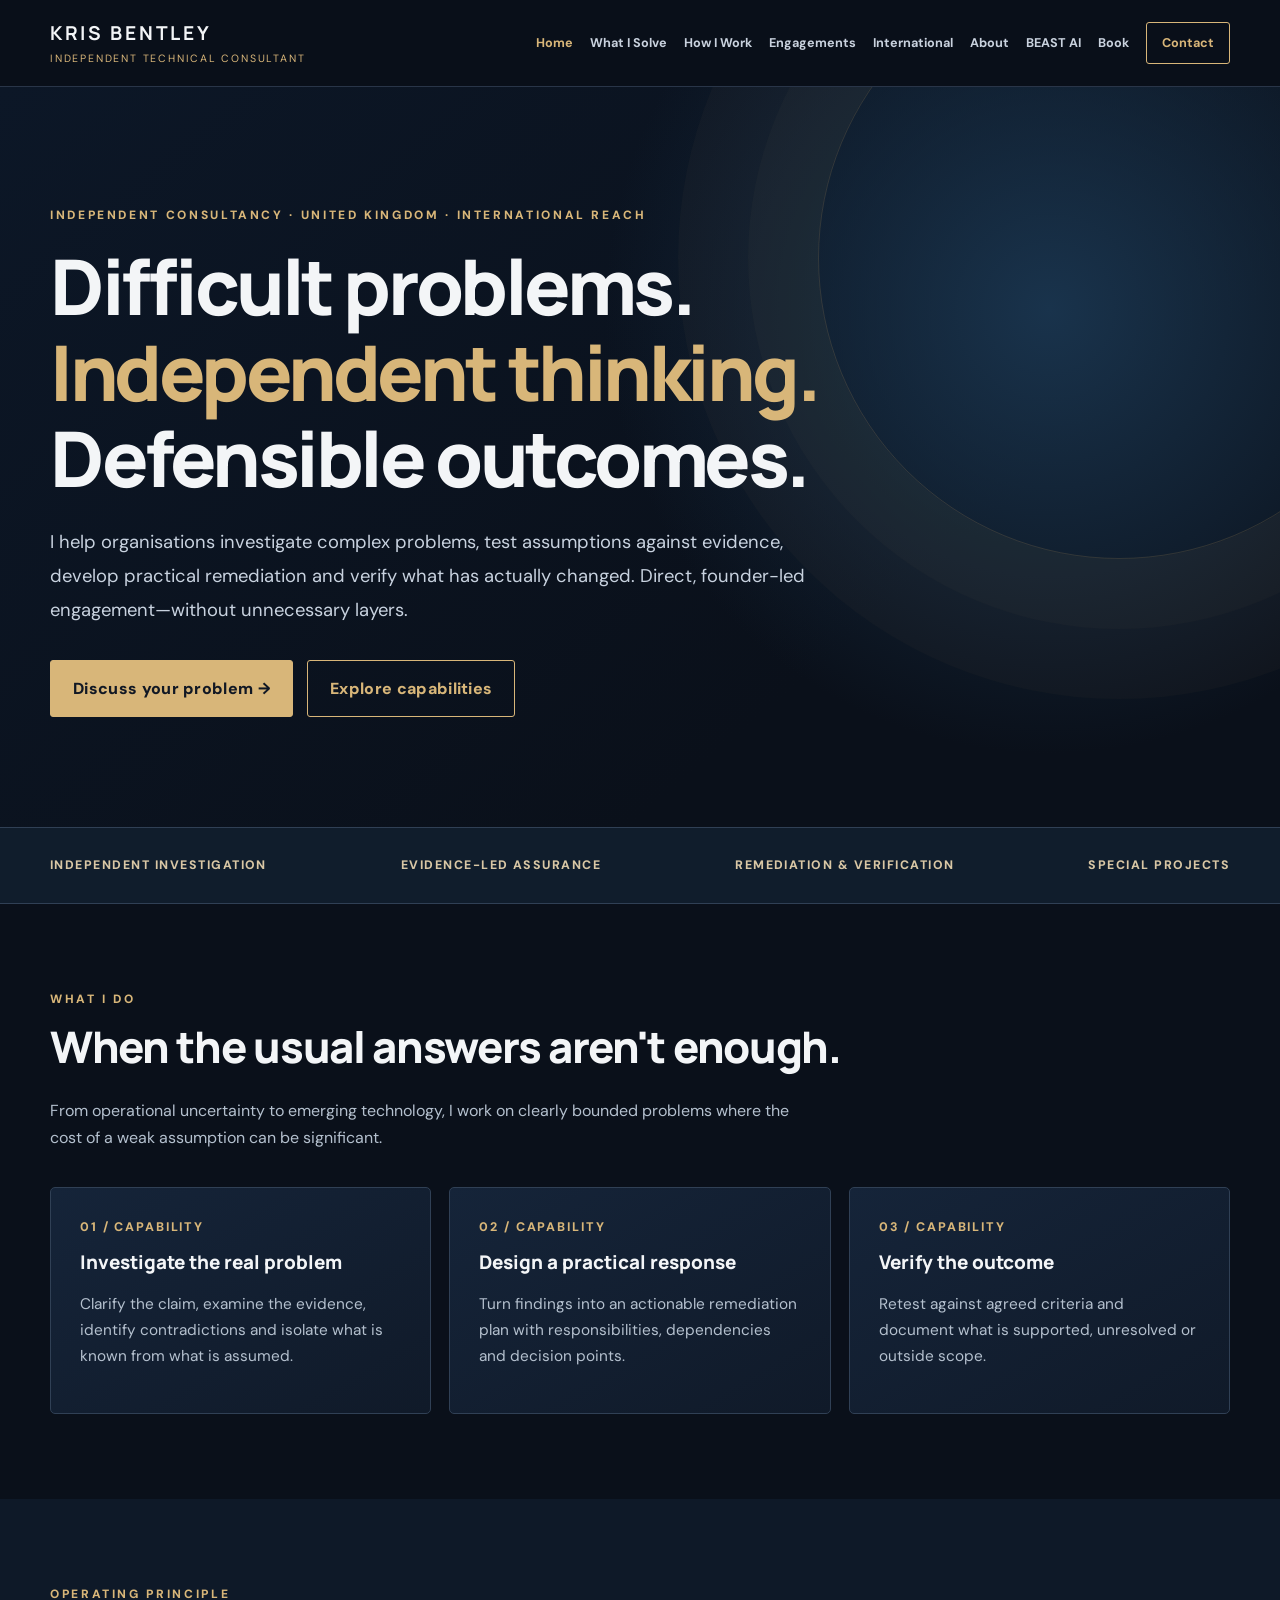
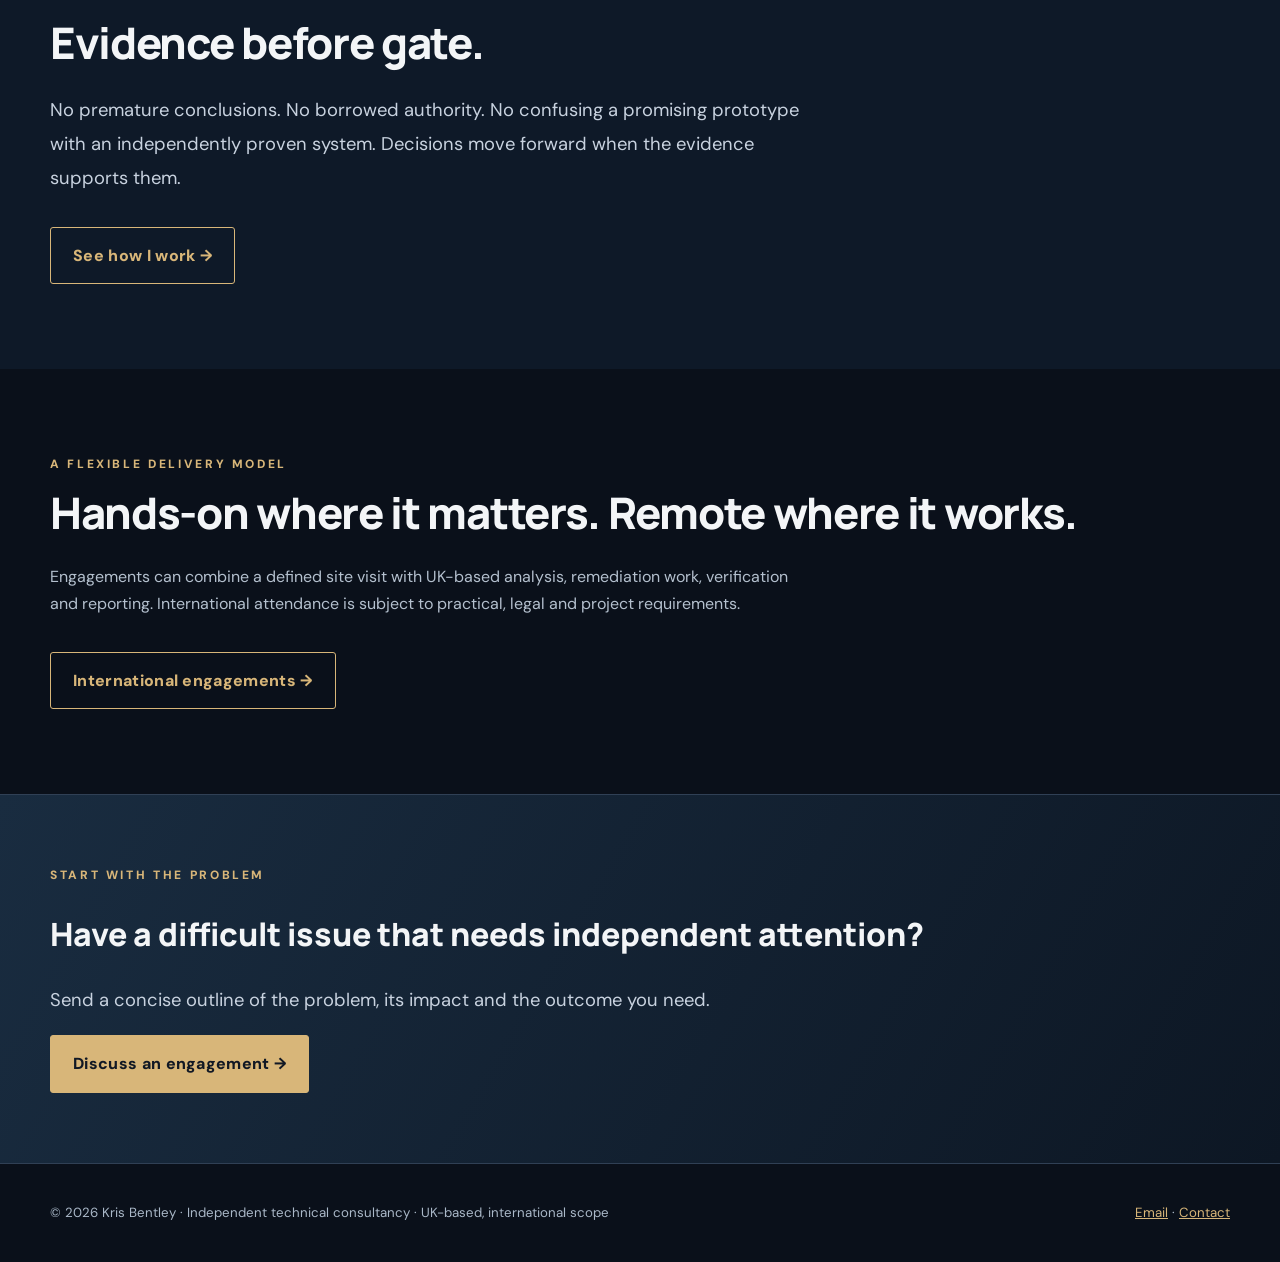
<file: index.html>
<!doctype html><html lang="en-GB"><head><meta charset="utf-8"><meta name="viewport" content="width=device-width,initial-scale=1"><meta name="description" content="Independent technical investigation, evidence-led assurance, remediation and special-project consultancy."><meta name="theme-color" content="#0a101a"><title>Independent Technical Problem Solver | Kris Bentley</title><link rel="stylesheet" href="assets/style.css"></head><body><a href="#main" style="position:absolute;left:-9999px;top:0" onfocus="this.style.left='10px'" onblur="this.style.left='-9999px'">Skip to content</a><header class="site-header"><div class="wrap head"><a class="brand" href="index.html"><strong>KRIS BENTLEY</strong><small>INDEPENDENT TECHNICAL CONSULTANT</small></a><nav class="nav" aria-label="Main navigation"><a href="index.html" aria-current="page">Home</a><a href="services.html">What I Solve</a><a href="approach.html">How I Work</a><a href="engagements.html">Engagements</a><a href="international.html">International</a><a href="about.html">About</a><a href="beast.html">BEAST AI</a><a href="book.html">Book</a><a href="contact.html" class="contact-link">Contact</a></nav></div></header><main id="main"><section class="hero"><div class="wrap"><div class="eyebrow">Independent consultancy · United Kingdom · International reach</div><h1>Difficult problems.<br><em>Independent thinking.</em><br>Defensible outcomes.</h1><p class="lede">I help organisations investigate complex problems, test assumptions against evidence, develop practical remediation and verify what has actually changed. Direct, founder-led engagement—without unnecessary layers.</p><div class="actions"><a class="btn" href="contact.html">Discuss your problem →</a><a class="btn secondary" href="services.html">Explore capabilities</a></div></div></section><div class="strip"><div class="wrap"><span>Independent investigation</span><span>Evidence-led assurance</span><span>Remediation &amp; verification</span><span>Special projects</span></div></div><section class="section"><div class="wrap"><div class="eyebrow">What I do</div><h2>When the usual answers aren't enough.</h2><p class="section-intro">From operational uncertainty to emerging technology, I work on clearly bounded problems where the cost of a weak assumption can be significant.</p><div class="grid"><article class="card"><div class="number">01 / CAPABILITY</div><h3>Investigate the real problem</h3><p>Clarify the claim, examine the evidence, identify contradictions and isolate what is known from what is assumed.</p></article><article class="card"><div class="number">02 / CAPABILITY</div><h3>Design a practical response</h3><p>Turn findings into an actionable remediation plan with responsibilities, dependencies and decision points.</p></article><article class="card"><div class="number">03 / CAPABILITY</div><h3>Verify the outcome</h3><p>Retest against agreed criteria and document what is supported, unresolved or outside scope.</p></article></div></div></section><section class="section alt"><div class="wrap"><div class="eyebrow">Operating principle</div><h2>Evidence before gate.</h2><p class="lede">No premature conclusions. No borrowed authority. No confusing a promising prototype with an independently proven system. Decisions move forward when the evidence supports them.</p><div class="actions"><a class="btn secondary" href="approach.html">See how I work →</a></div></div></section><section class="section"><div class="wrap"><div class="eyebrow">A flexible delivery model</div><h2>Hands-on where it matters. Remote where it works.</h2><p class="section-intro">Engagements can combine a defined site visit with UK-based analysis, remediation work, verification and reporting. International attendance is subject to practical, legal and project requirements.</p><a class="btn secondary" href="international.html">International engagements →</a></div></section></main><section class="cta"><div class="wrap"><div class="eyebrow">Start with the problem</div><h2>Have a difficult issue that needs independent attention?</h2><p class="lede">Send a concise outline of the problem, its impact and the outcome you need.</p><a class="btn" href="mailto:kris@beastai.co.uk?subject=Independent%20consultancy%20enquiry">Discuss an engagement →</a></div></section><footer class="footer"><div class="wrap"><span>© 2026 Kris Bentley · Independent technical consultancy · UK-based, international scope</span><span><a href="mailto:kris@beastai.co.uk">Email</a> · <a href="contact.html">Contact</a></span></div></footer></body></html>
</file>
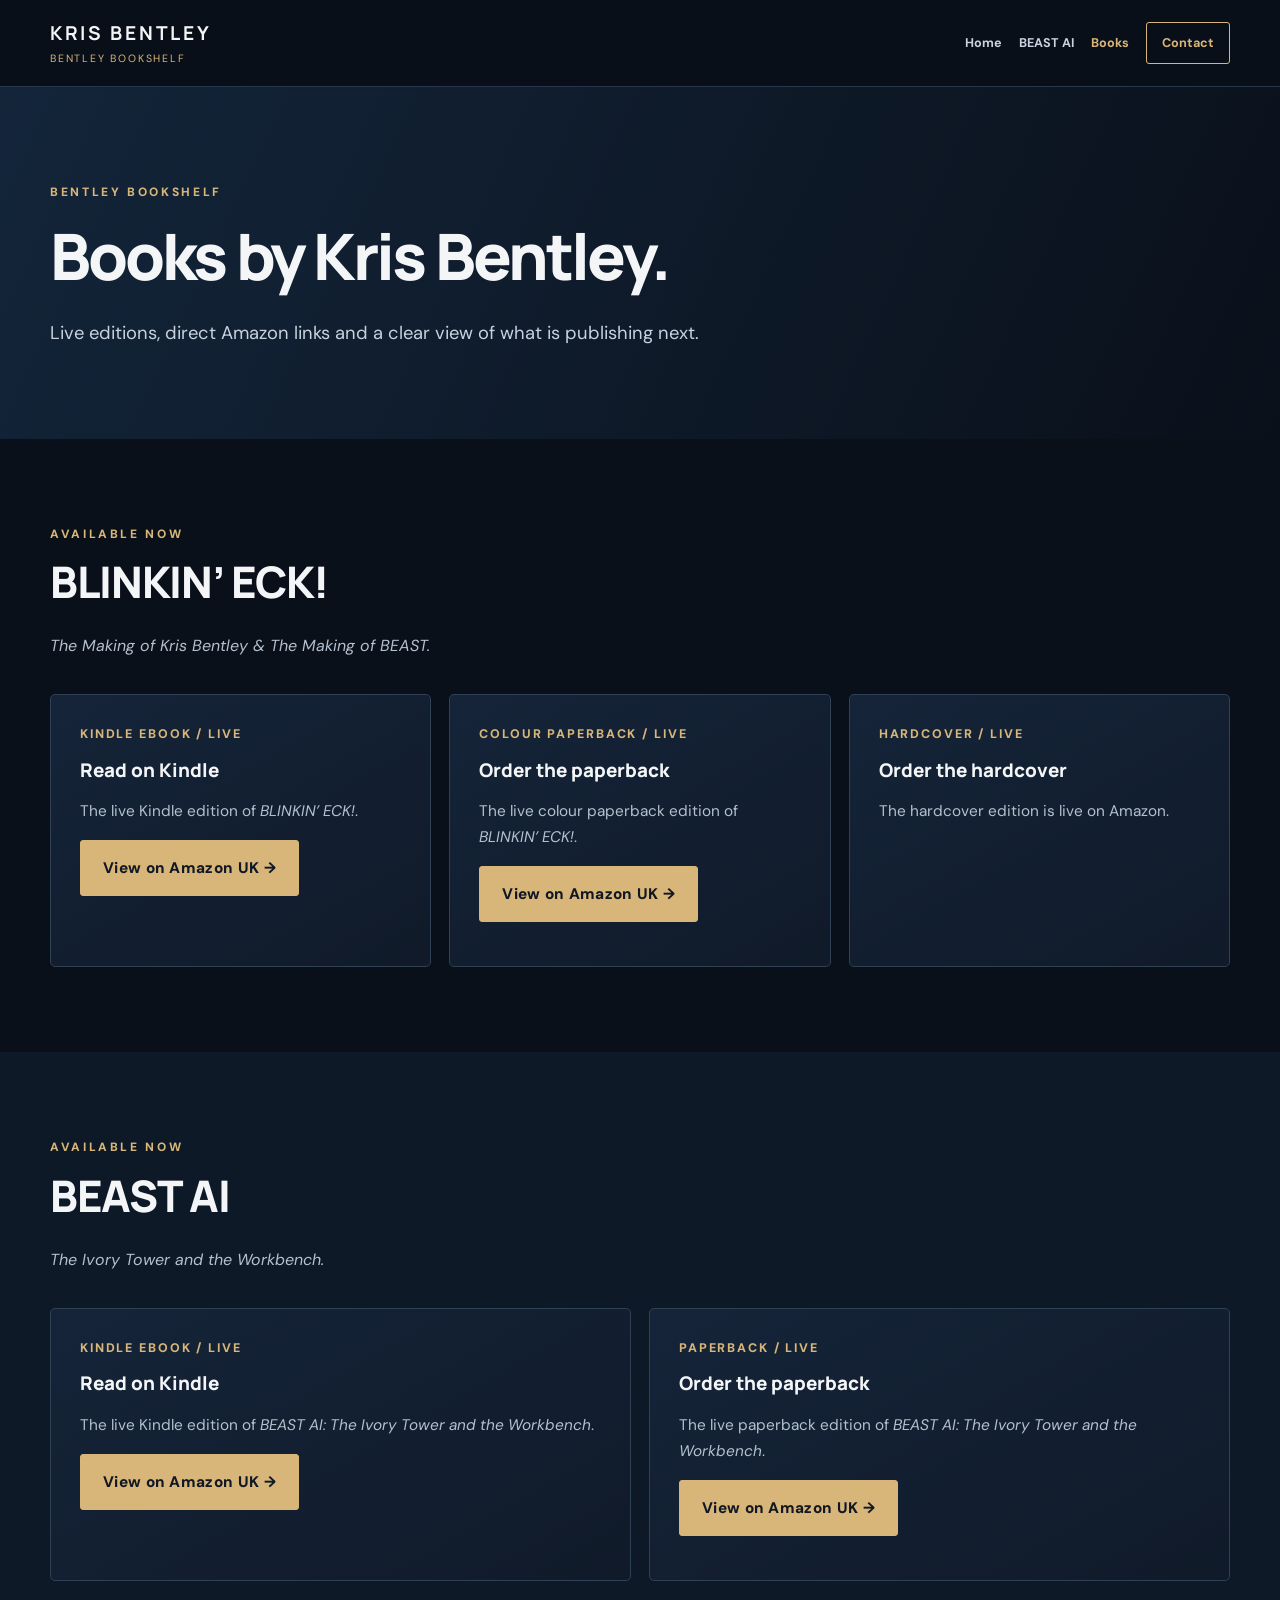
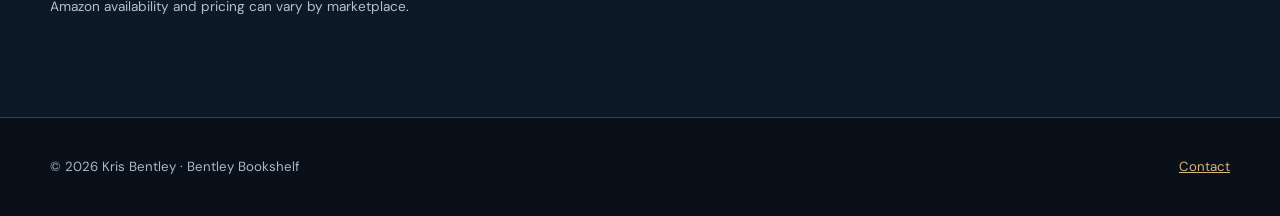
<file: books/index.html>
<!doctype html><html lang="en-GB"><head><meta charset="utf-8"><meta name="viewport" content="width=device-width,initial-scale=1"><meta name="description" content="Bentley Bookshelf — live books and forthcoming editions by Kris Bentley."><meta name="theme-color" content="#0a101a"><title>Bentley Bookshelf | Kris Bentley</title><link rel="stylesheet" href="../assets/style.css"></head><body><a href="#main" style="position:absolute;left:-9999px;top:0" onfocus="this.style.left='10px'" onblur="this.style.left='-9999px'">Skip to content</a><header class="site-header"><div class="wrap head"><a class="brand" href="../index.html"><strong>KRIS BENTLEY</strong><small>BENTLEY BOOKSHELF</small></a><nav class="nav" aria-label="Main navigation"><a href="../index.html">Home</a><a href="../beast.html">BEAST AI</a><a href="./" aria-current="page">Books</a><a href="../contact.html" class="contact-link">Contact</a></nav></div></header><main id="main"><section class="page-hero"><div class="wrap"><div class="eyebrow">Bentley Bookshelf</div><h1>Books by Kris Bentley.</h1><p class="lede">Live editions, direct Amazon links and a clear view of what is publishing next.</p></div></section><section class="section"><div class="wrap"><div class="eyebrow">Available now</div><h2>BLINKIN’ ECK!</h2><p class="section-intro"><em>The Making of Kris Bentley &amp; The Making of BEAST.</em></p><div class="grid three"><article class="card"><div class="number">KINDLE EBOOK / LIVE</div><h3>Read on Kindle</h3><p>The live Kindle edition of <em>BLINKIN’ ECK!</em>.</p><p><a class="btn" href="https://www.amazon.co.uk/dp/B0HPZXVGHR" rel="noopener">View on Amazon UK →</a></p></article><article class="card"><div class="number">COLOUR PAPERBACK / LIVE</div><h3>Order the paperback</h3><p>The live colour paperback edition of <em>BLINKIN’ ECK!</em>.</p><p><a class="btn" href="https://www.amazon.co.uk/dp/B0HQ17G8HC" rel="noopener">View on Amazon UK →</a></p></article><article class="card"><div class="number">HARDCOVER / LIVE</div><h3>Order the hardcover</h3><p>The hardcover edition is live on Amazon.</p></article></div></div></section><section class="section alt"><div class="wrap"><div class="eyebrow">Available now</div><h2>BEAST AI</h2><p class="section-intro"><em>The Ivory Tower and the Workbench.</em></p><div class="grid two"><article class="card"><div class="number">KINDLE EBOOK / LIVE</div><h3>Read on Kindle</h3><p>The live Kindle edition of <em>BEAST AI: The Ivory Tower and the Workbench</em>.</p><p><a class="btn" href="https://www.amazon.co.uk/dp/B0HPCXTXT8" rel="noopener">View on Amazon UK →</a></p></article><article class="card"><div class="number">PAPERBACK / LIVE</div><h3>Order the paperback</h3><p>The live paperback edition of <em>BEAST AI: The Ivory Tower and the Workbench</em>.</p><p><a class="btn" href="https://www.amazon.co.uk/dp/B0HQ43P4N6" rel="noopener">View on Amazon UK →</a></p></article></div><p class="micro">Amazon availability and pricing can vary by marketplace.</p></div></section></main><footer class="footer"><div class="wrap"><span>© 2026 Kris Bentley · Bentley Bookshelf</span><span><a href="../contact.html">Contact</a></span></div></footer></body></html>
</file>
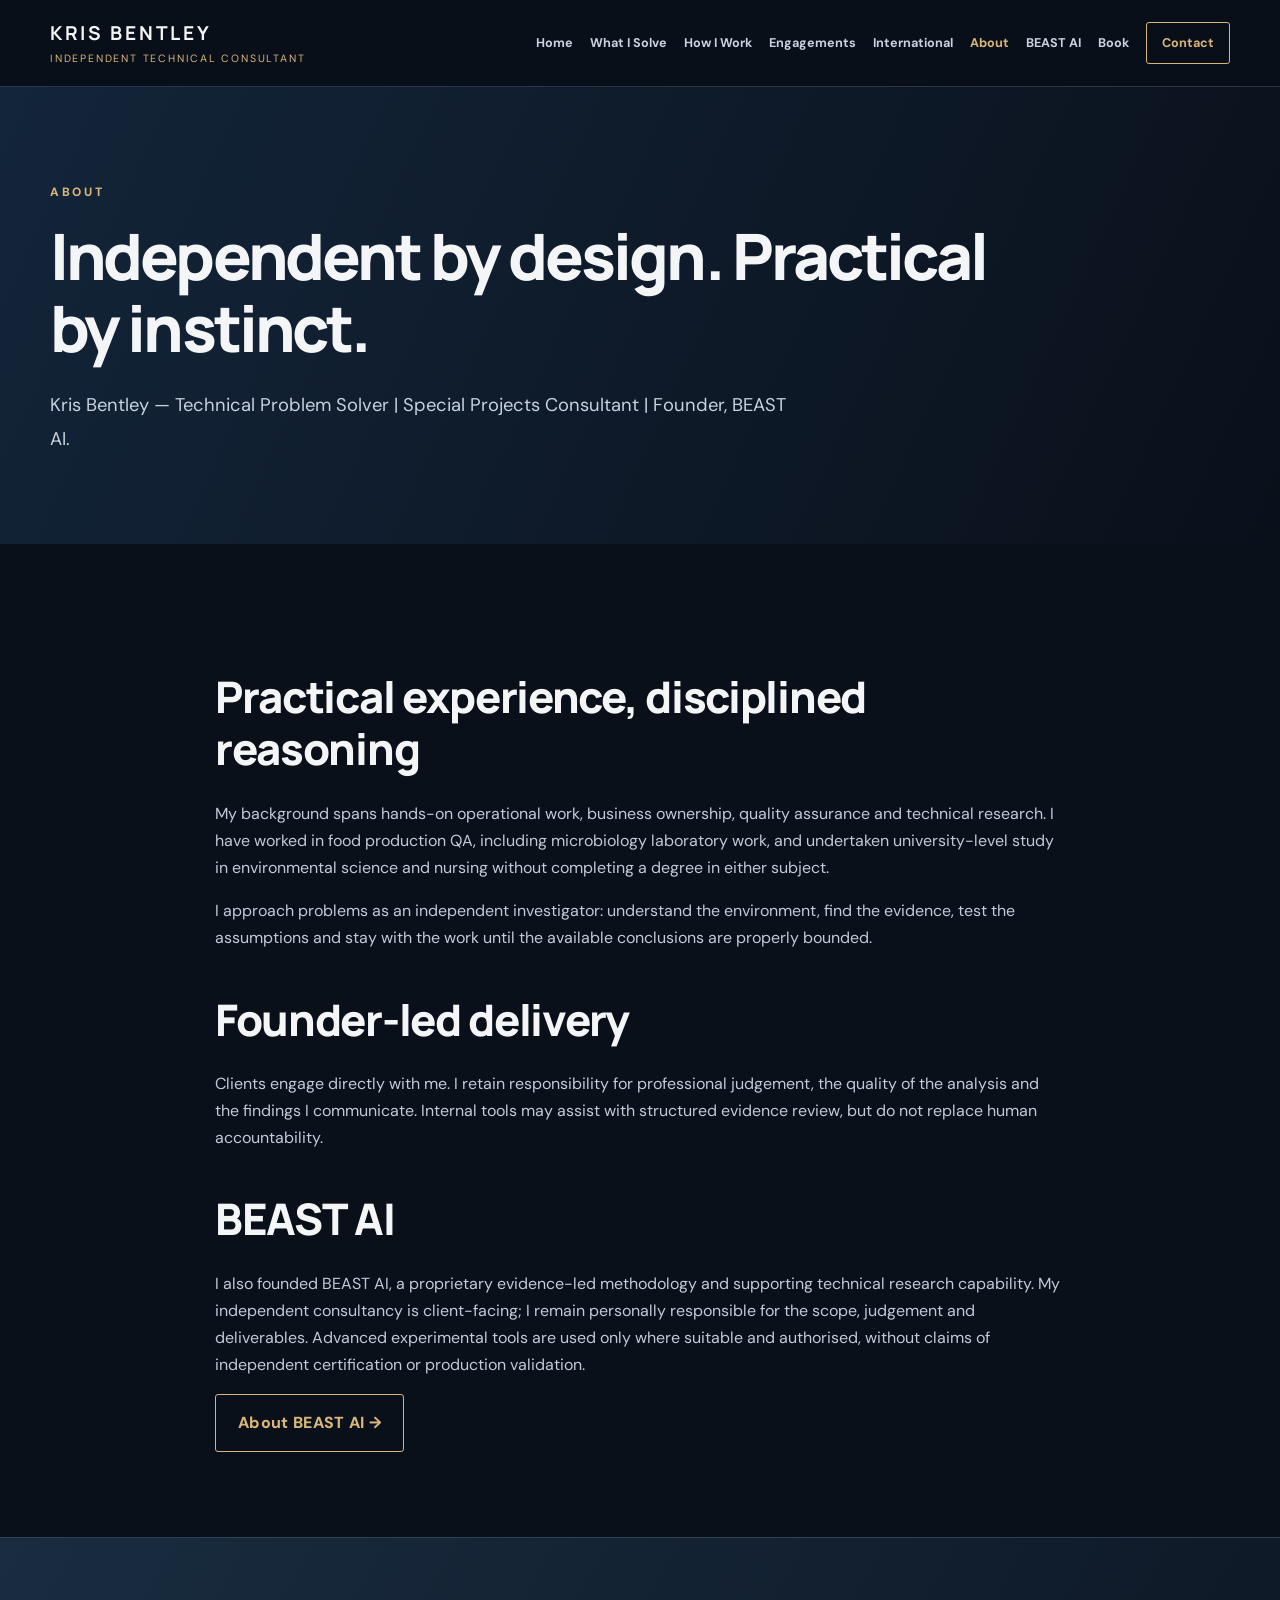
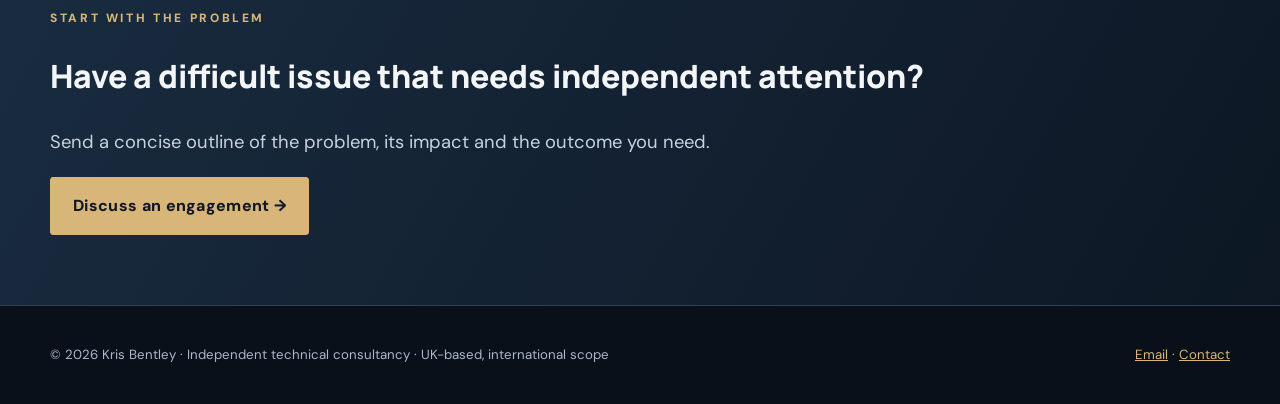
<file: about.html>
<!doctype html><html lang="en-GB"><head><meta charset="utf-8"><meta name="viewport" content="width=device-width,initial-scale=1"><meta name="description" content="Kris Bentley, independent technical problem solver and founder of BEAST AI."><meta name="theme-color" content="#0a101a"><title>About Kris | Kris Bentley</title><link rel="stylesheet" href="assets/style.css"></head><body><a href="#main" style="position:absolute;left:-9999px;top:0" onfocus="this.style.left='10px'" onblur="this.style.left='-9999px'">Skip to content</a><header class="site-header"><div class="wrap head"><a class="brand" href="index.html"><strong>KRIS BENTLEY</strong><small>INDEPENDENT TECHNICAL CONSULTANT</small></a><nav class="nav" aria-label="Main navigation"><a href="index.html">Home</a><a href="services.html">What I Solve</a><a href="approach.html">How I Work</a><a href="engagements.html">Engagements</a><a href="international.html">International</a><a href="about.html" aria-current="page">About</a><a href="beast.html">BEAST AI</a><a href="book.html">Book</a><a href="contact.html" class="contact-link">Contact</a></nav></div></header><main id="main"><section class="page-hero"><div class="wrap"><div class="eyebrow">About</div><h1>Independent by design. Practical by instinct.</h1><p class="lede">Kris Bentley — Technical Problem Solver | Special Projects Consultant | Founder, BEAST AI.</p></div></section><section class="section"><div class="wrap content"><h2>Practical experience, disciplined reasoning</h2><p>My background spans hands-on operational work, business ownership, quality assurance and technical research. I have worked in food production QA, including microbiology laboratory work, and undertaken university-level study in environmental science and nursing without completing a degree in either subject.</p><p>I approach problems as an independent investigator: understand the environment, find the evidence, test the assumptions and stay with the work until the available conclusions are properly bounded.</p><h2>Founder-led delivery</h2><p>Clients engage directly with me. I retain responsibility for professional judgement, the quality of the analysis and the findings I communicate. Internal tools may assist with structured evidence review, but do not replace human accountability.</p><h2>BEAST AI</h2><p>I also founded BEAST AI, a proprietary evidence-led methodology and supporting technical research capability. My independent consultancy is client-facing; I remain personally responsible for the scope, judgement and deliverables. Advanced experimental tools are used only where suitable and authorised, without claims of independent certification or production validation.</p><a class="btn secondary" href="beast.html">About BEAST AI →</a></div></section></main><section class="cta"><div class="wrap"><div class="eyebrow">Start with the problem</div><h2>Have a difficult issue that needs independent attention?</h2><p class="lede">Send a concise outline of the problem, its impact and the outcome you need.</p><a class="btn" href="mailto:kris@beastai.co.uk?subject=Independent%20consultancy%20enquiry">Discuss an engagement →</a></div></section><footer class="footer"><div class="wrap"><span>© 2026 Kris Bentley · Independent technical consultancy · UK-based, international scope</span><span><a href="mailto:kris@beastai.co.uk">Email</a> · <a href="contact.html">Contact</a></span></div></footer></body></html>
</file>
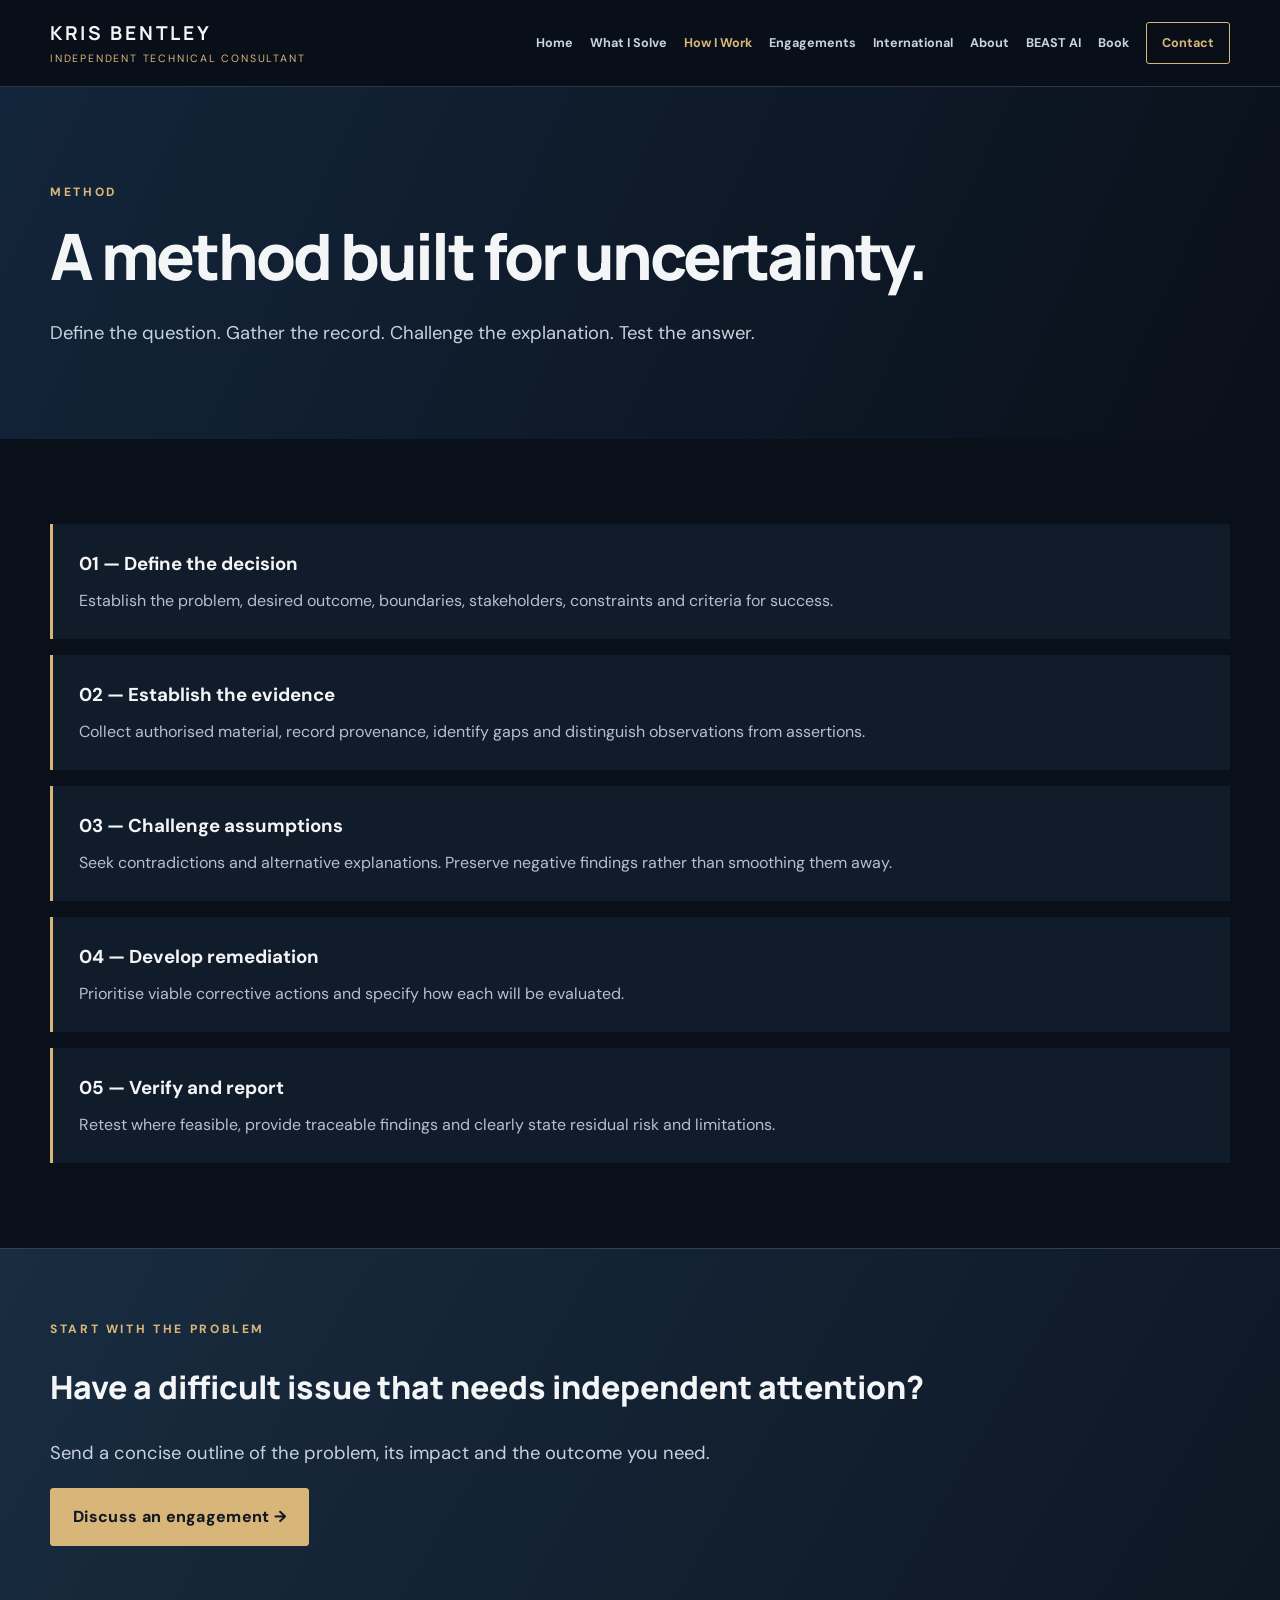
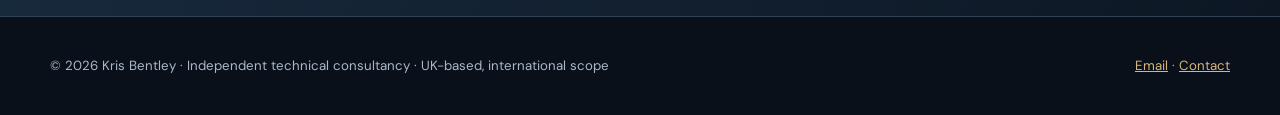
<file: approach.html>
<!doctype html><html lang="en-GB"><head><meta charset="utf-8"><meta name="viewport" content="width=device-width,initial-scale=1"><meta name="description" content="A bounded, evidence-led approach to investigation, remediation and verification."><meta name="theme-color" content="#0a101a"><title>How I Work | Kris Bentley</title><link rel="stylesheet" href="assets/style.css"></head><body><a href="#main" style="position:absolute;left:-9999px;top:0" onfocus="this.style.left='10px'" onblur="this.style.left='-9999px'">Skip to content</a><header class="site-header"><div class="wrap head"><a class="brand" href="index.html"><strong>KRIS BENTLEY</strong><small>INDEPENDENT TECHNICAL CONSULTANT</small></a><nav class="nav" aria-label="Main navigation"><a href="index.html">Home</a><a href="services.html">What I Solve</a><a href="approach.html" aria-current="page">How I Work</a><a href="engagements.html">Engagements</a><a href="international.html">International</a><a href="about.html">About</a><a href="beast.html">BEAST AI</a><a href="book.html">Book</a><a href="contact.html" class="contact-link">Contact</a></nav></div></header><main id="main"><section class="page-hero"><div class="wrap"><div class="eyebrow">Method</div><h1>A method built for uncertainty.</h1><p class="lede">Define the question. Gather the record. Challenge the explanation. Test the answer.</p></div></section><section class="section"><div class="wrap"><div class="steps"><div class="step"><h3>01 — Define the decision</h3><p>Establish the problem, desired outcome, boundaries, stakeholders, constraints and criteria for success.</p></div><div class="step"><h3>02 — Establish the evidence</h3><p>Collect authorised material, record provenance, identify gaps and distinguish observations from assertions.</p></div><div class="step"><h3>03 — Challenge assumptions</h3><p>Seek contradictions and alternative explanations. Preserve negative findings rather than smoothing them away.</p></div><div class="step"><h3>04 — Develop remediation</h3><p>Prioritise viable corrective actions and specify how each will be evaluated.</p></div><div class="step"><h3>05 — Verify and report</h3><p>Retest where feasible, provide traceable findings and clearly state residual risk and limitations.</p></div></div></div></section></main><section class="cta"><div class="wrap"><div class="eyebrow">Start with the problem</div><h2>Have a difficult issue that needs independent attention?</h2><p class="lede">Send a concise outline of the problem, its impact and the outcome you need.</p><a class="btn" href="mailto:kris@beastai.co.uk?subject=Independent%20consultancy%20enquiry">Discuss an engagement →</a></div></section><footer class="footer"><div class="wrap"><span>© 2026 Kris Bentley · Independent technical consultancy · UK-based, international scope</span><span><a href="mailto:kris@beastai.co.uk">Email</a> · <a href="contact.html">Contact</a></span></div></footer></body></html>
</file>
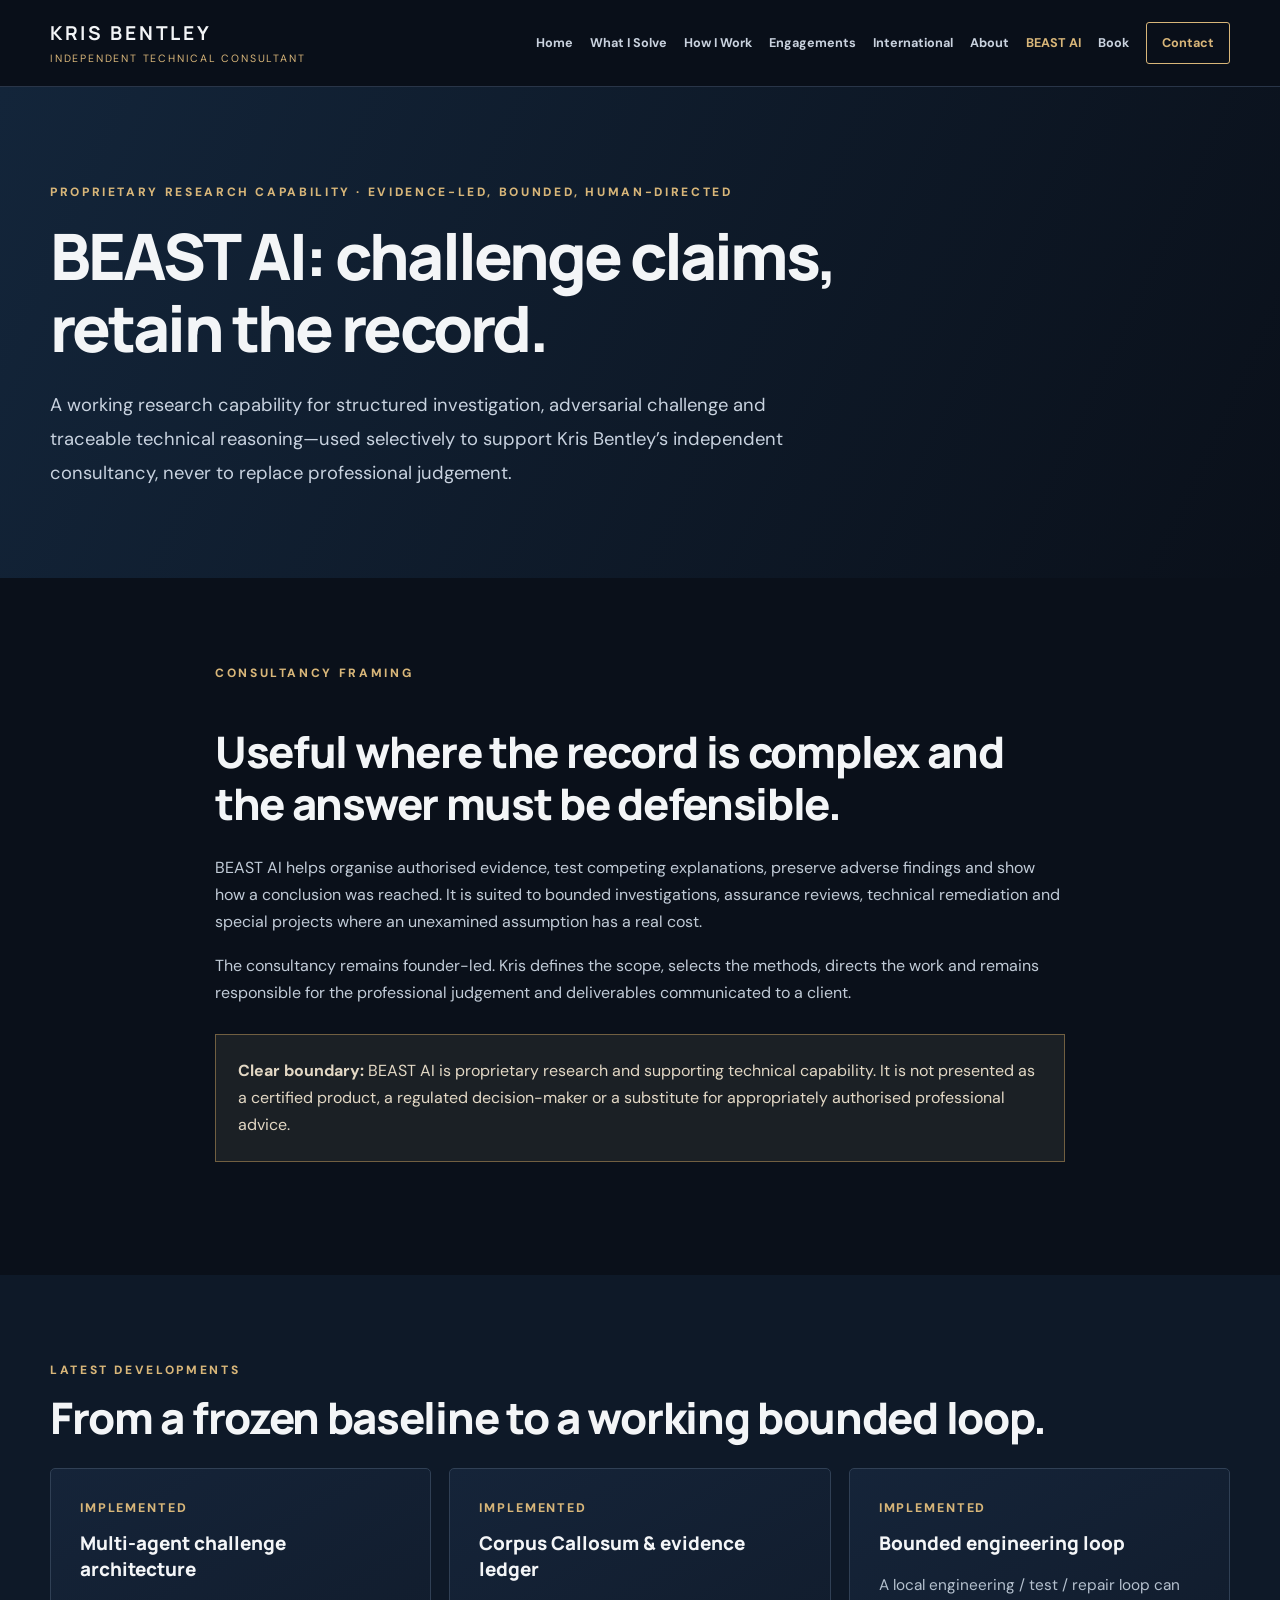
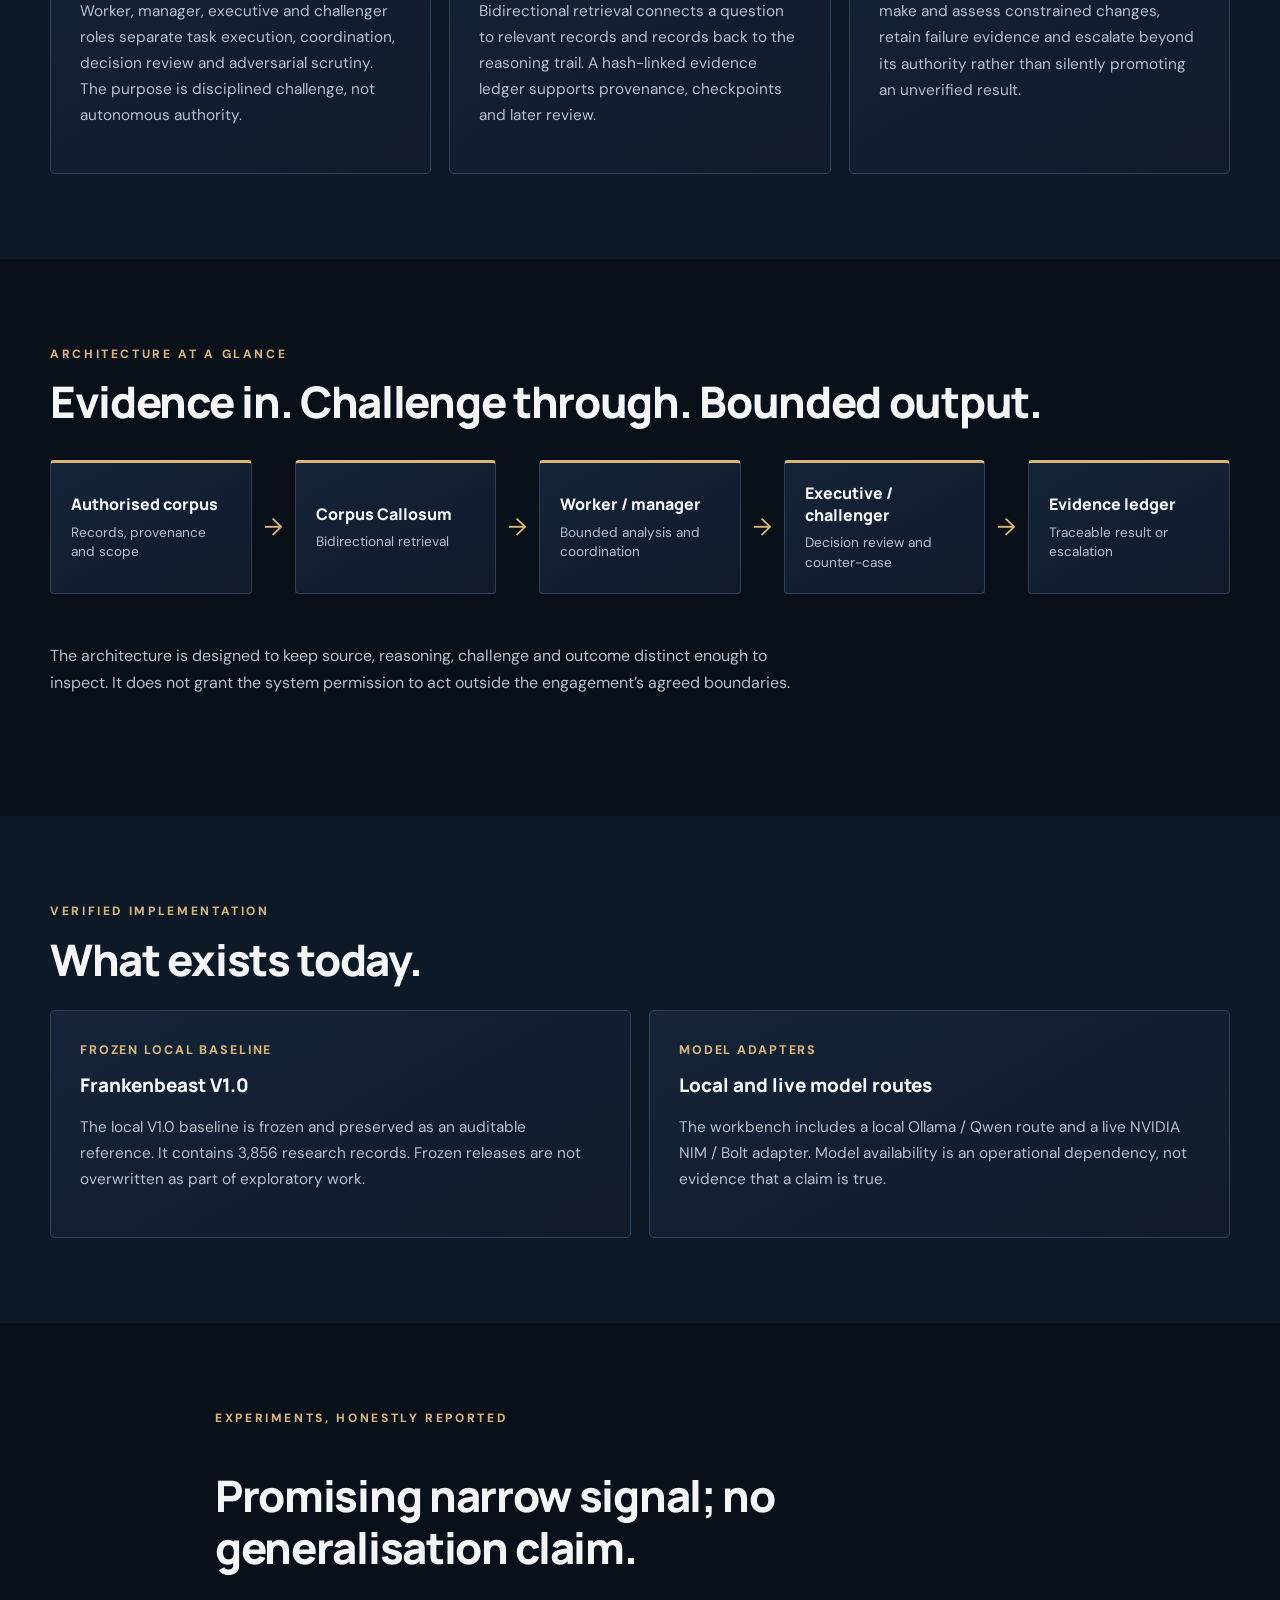
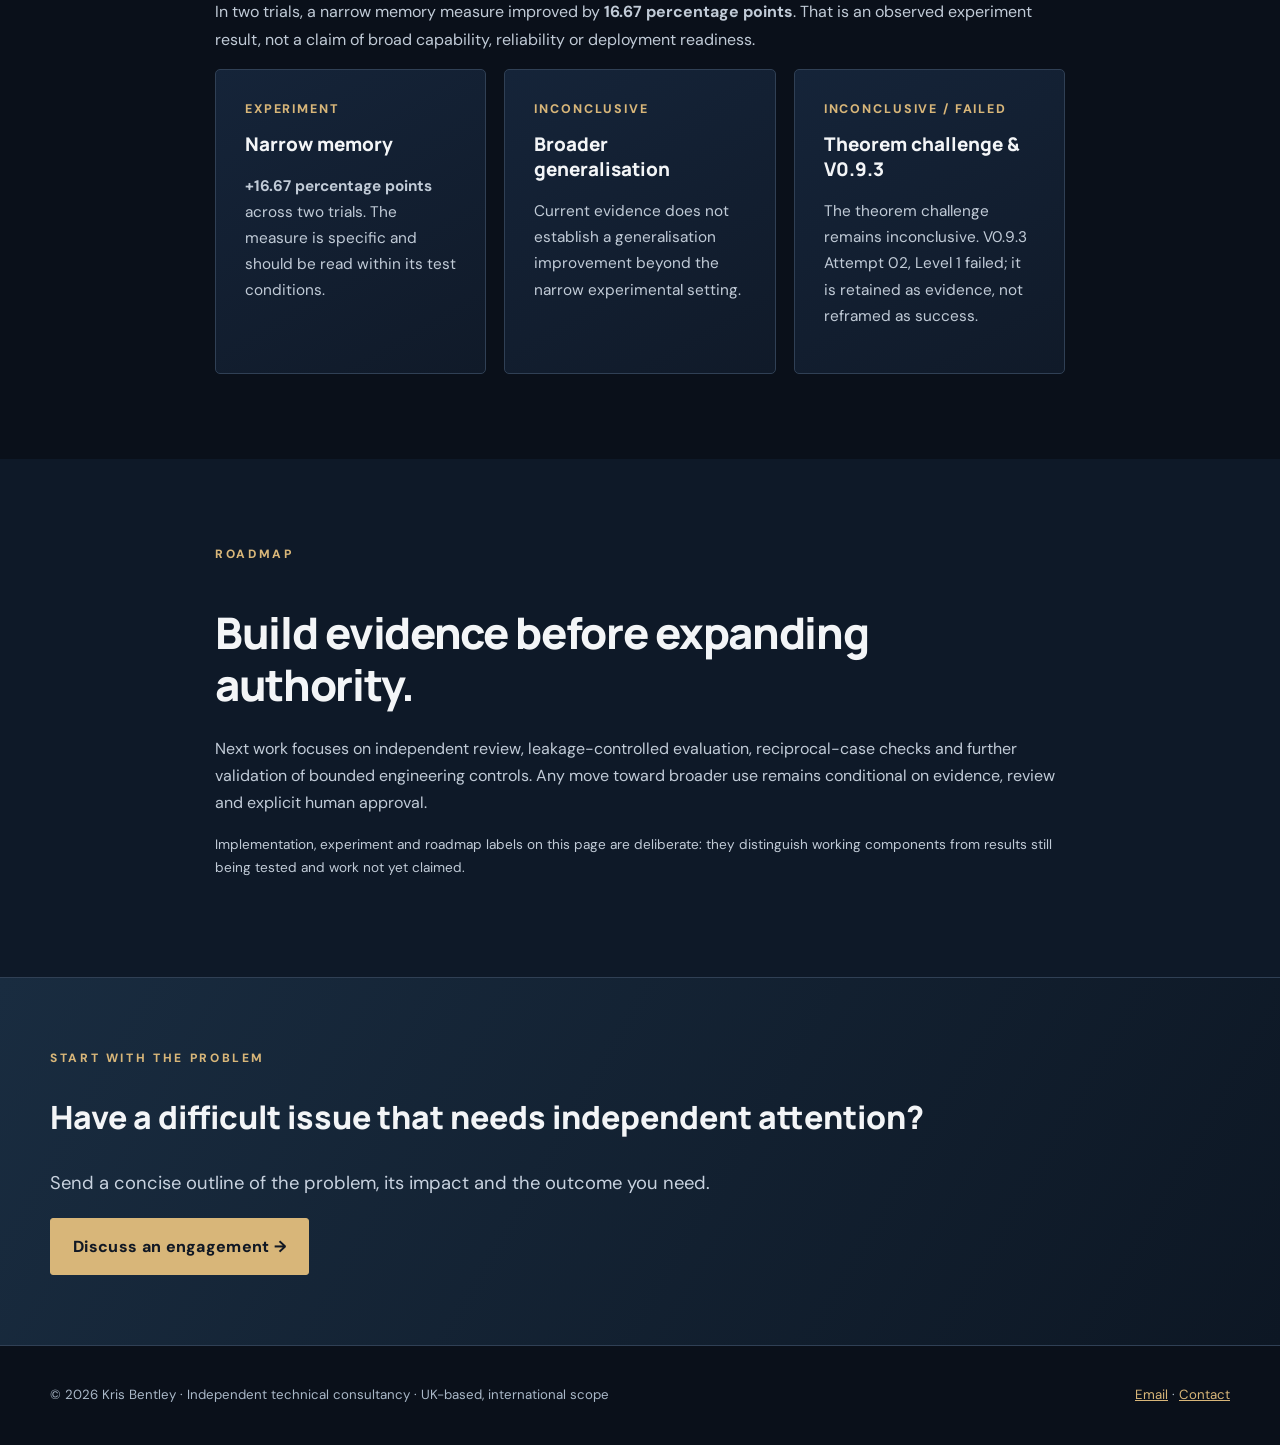
<file: beast.html>
<!doctype html>
<html lang="en-GB"><head><meta charset="utf-8"><meta name="viewport" content="width=device-width,initial-scale=1"><meta name="description" content="BEAST AI is Kris Bentley’s proprietary, evidence-led research capability for bounded investigation, challenge and traceability."><meta name="theme-color" content="#0a101a"><title>BEAST AI | Kris Bentley</title><link rel="stylesheet" href="assets/style.css"><style>.architecture{display:flex;align-items:stretch;gap:12px;overflow-x:auto;padding:8px 0 16px}.architecture div{background:linear-gradient(150deg,#152439,#101a29);border:1px solid var(--line);border-top:3px solid var(--gold);border-radius:4px;flex:1 0 180px;min-height:132px;padding:20px;display:flex;flex-direction:column;justify-content:center}.architecture strong{font:800 1rem/1.35 Manrope,sans-serif}.architecture span{color:var(--muted);font-size:.85rem;line-height:1.45;margin-top:7px}.architecture i{align-self:center;color:var(--gold);font-size:1.5rem;font-style:normal}@media(max-width:640px){.architecture{gap:8px}.architecture i{display:none}}</style></head>
<body><a href="#main" style="position:absolute;left:-9999px;top:0" onfocus="this.style.left='10px'" onblur="this.style.left='-9999px'">Skip to content</a><header class="site-header"><div class="wrap head"><a class="brand" href="index.html"><strong>KRIS BENTLEY</strong><small>INDEPENDENT TECHNICAL CONSULTANT</small></a><nav class="nav" aria-label="Main navigation"><a href="index.html">Home</a><a href="services.html">What I Solve</a><a href="approach.html">How I Work</a><a href="engagements.html">Engagements</a><a href="international.html">International</a><a href="about.html">About</a><a href="beast.html" aria-current="page">BEAST AI</a><a href="book.html">Book</a><a href="contact.html" class="contact-link">Contact</a></nav></div></header><main id="main"><section class="page-hero"><div class="wrap"><div class="eyebrow">Proprietary research capability · evidence-led, bounded, human-directed</div><h1>BEAST AI: challenge claims, retain the record.</h1><p class="lede">A working research capability for structured investigation, adversarial challenge and traceable technical reasoning—used selectively to support Kris Bentley’s independent consultancy, never to replace professional judgement.</p></div></section><section class="section"><div class="wrap content"><div class="eyebrow">Consultancy framing</div><h2>Useful where the record is complex and the answer must be defensible.</h2><p>BEAST AI helps organise authorised evidence, test competing explanations, preserve adverse findings and show how a conclusion was reached. It is suited to bounded investigations, assurance reviews, technical remediation and special projects where an unexamined assumption has a real cost.</p><p>The consultancy remains founder-led. Kris defines the scope, selects the methods, directs the work and remains responsible for the professional judgement and deliverables communicated to a client.</p><div class="note"><strong>Clear boundary:</strong> BEAST AI is proprietary research and supporting technical capability. It is not presented as a certified product, a regulated decision-maker or a substitute for appropriately authorised professional advice.</div></div></section><section class="section alt"><div class="wrap"><div class="eyebrow">Latest developments</div><h2>From a frozen baseline to a working bounded loop.</h2><div class="grid three"><article class="card"><div class="number">IMPLEMENTED</div><h3>Multi-agent challenge architecture</h3><p>Worker, manager, executive and challenger roles separate task execution, coordination, decision review and adversarial scrutiny. The purpose is disciplined challenge, not autonomous authority.</p></article><article class="card"><div class="number">IMPLEMENTED</div><h3>Corpus Callosum &amp; evidence ledger</h3><p>Bidirectional retrieval connects a question to relevant records and records back to the reasoning trail. A hash-linked evidence ledger supports provenance, checkpoints and later review.</p></article><article class="card"><div class="number">IMPLEMENTED</div><h3>Bounded engineering loop</h3><p>A local engineering / test / repair loop can make and assess constrained changes, retain failure evidence and escalate beyond its authority rather than silently promoting an unverified result.</p></article></div></div></section><section class="section"><div class="wrap"><div class="eyebrow">Architecture at a glance</div><h2>Evidence in. Challenge through. Bounded output.</h2><div class="architecture" aria-label="BEAST AI architecture flow"><div><strong>Authorised corpus</strong><span>Records, provenance and scope</span></div><i aria-hidden="true">→</i><div><strong>Corpus Callosum</strong><span>Bidirectional retrieval</span></div><i aria-hidden="true">→</i><div><strong>Worker / manager</strong><span>Bounded analysis and coordination</span></div><i aria-hidden="true">→</i><div><strong>Executive / challenger</strong><span>Decision review and counter-case</span></div><i aria-hidden="true">→</i><div><strong>Evidence ledger</strong><span>Traceable result or escalation</span></div></div><p class="section-intro" style="margin-top:32px">The architecture is designed to keep source, reasoning, challenge and outcome distinct enough to inspect. It does not grant the system permission to act outside the engagement’s agreed boundaries.</p></div></section><section class="section alt"><div class="wrap"><div class="eyebrow">Verified implementation</div><h2>What exists today.</h2><div class="grid two"><article class="card"><div class="number">FROZEN LOCAL BASELINE</div><h3>Frankenbeast V1.0</h3><p>The local V1.0 baseline is frozen and preserved as an auditable reference. It contains 3,856 research records. Frozen releases are not overwritten as part of exploratory work.</p></article><article class="card"><div class="number">MODEL ADAPTERS</div><h3>Local and live model routes</h3><p>The workbench includes a local Ollama / Qwen route and a live NVIDIA NIM / Bolt adapter. Model availability is an operational dependency, not evidence that a claim is true.</p></article></div></div></section><section class="section"><div class="wrap content"><div class="eyebrow">Experiments, honestly reported</div><h2>Promising narrow signal; no generalisation claim.</h2><p>In two trials, a narrow memory measure improved by <strong>16.67 percentage points</strong>. That is an observed experiment result, not a claim of broad capability, reliability or deployment readiness.</p><div class="grid three"><article class="card"><div class="number">EXPERIMENT</div><h3>Narrow memory</h3><p><strong>+16.67 percentage points</strong> across two trials. The measure is specific and should be read within its test conditions.</p></article><article class="card"><div class="number">INCONCLUSIVE</div><h3>Broader generalisation</h3><p>Current evidence does not establish a generalisation improvement beyond the narrow experimental setting.</p></article><article class="card"><div class="number">INCONCLUSIVE / FAILED</div><h3>Theorem challenge &amp; V0.9.3</h3><p>The theorem challenge remains inconclusive. V0.9.3 Attempt 02, Level 1 failed; it is retained as evidence, not reframed as success.</p></article></div></div></section><section class="section alt"><div class="wrap content"><div class="eyebrow">Roadmap</div><h2>Build evidence before expanding authority.</h2><p>Next work focuses on independent review, leakage-controlled evaluation, reciprocal-case checks and further validation of bounded engineering controls. Any move toward broader use remains conditional on evidence, review and explicit human approval.</p><p class="micro">Implementation, experiment and roadmap labels on this page are deliberate: they distinguish working components from results still being tested and work not yet claimed.</p></div></section></main><section class="cta"><div class="wrap"><div class="eyebrow">Start with the problem</div><h2>Have a difficult issue that needs independent attention?</h2><p class="lede">Send a concise outline of the problem, its impact and the outcome you need.</p><a class="btn" href="mailto:kris@beastai.co.uk?subject=Independent%20consultancy%20enquiry">Discuss an engagement →</a></div></section><footer class="footer"><div class="wrap"><span>© 2026 Kris Bentley · Independent technical consultancy · UK-based, international scope</span><span><a href="mailto:kris@beastai.co.uk">Email</a> · <a href="contact.html">Contact</a></span></div></footer></body></html>
</file>
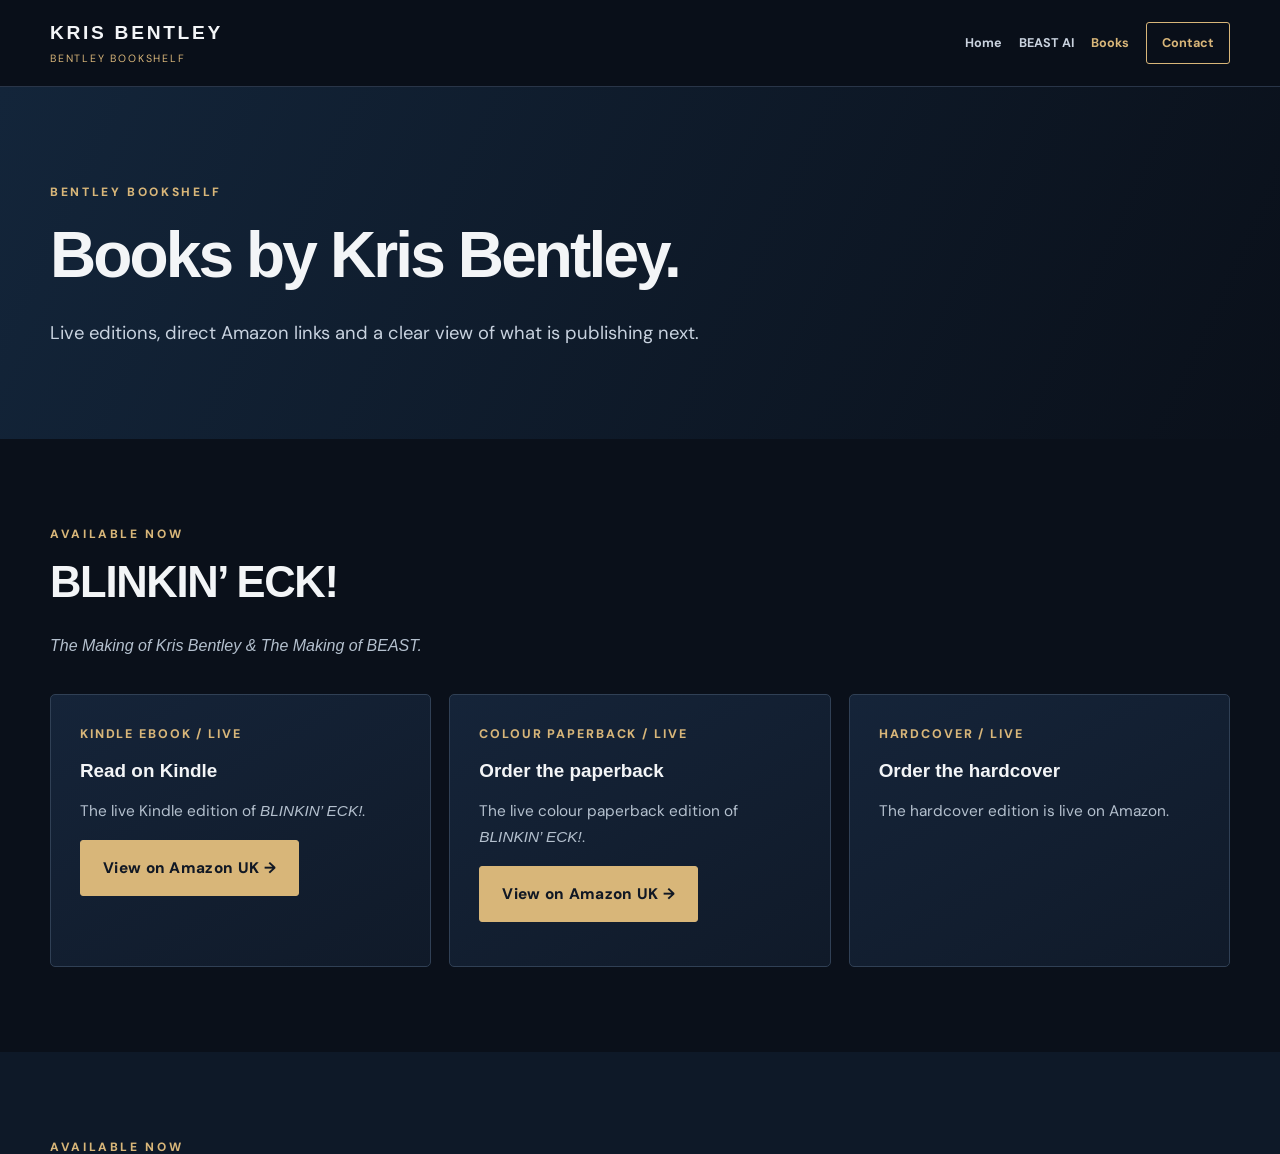
<file: book.html>
<!doctype html><html lang="en-GB"><head><meta charset="utf-8"><meta name="viewport" content="width=device-width,initial-scale=1"><meta http-equiv="refresh" content="0; url=books/"><link rel="canonical" href="https://krisbentley.github.io/books/"><title>Kris Bentley Bookshelf</title></head><body><p>Opening the <a href="books/">Kris Bentley Bookshelf</a>…</p></body></html>
</file>
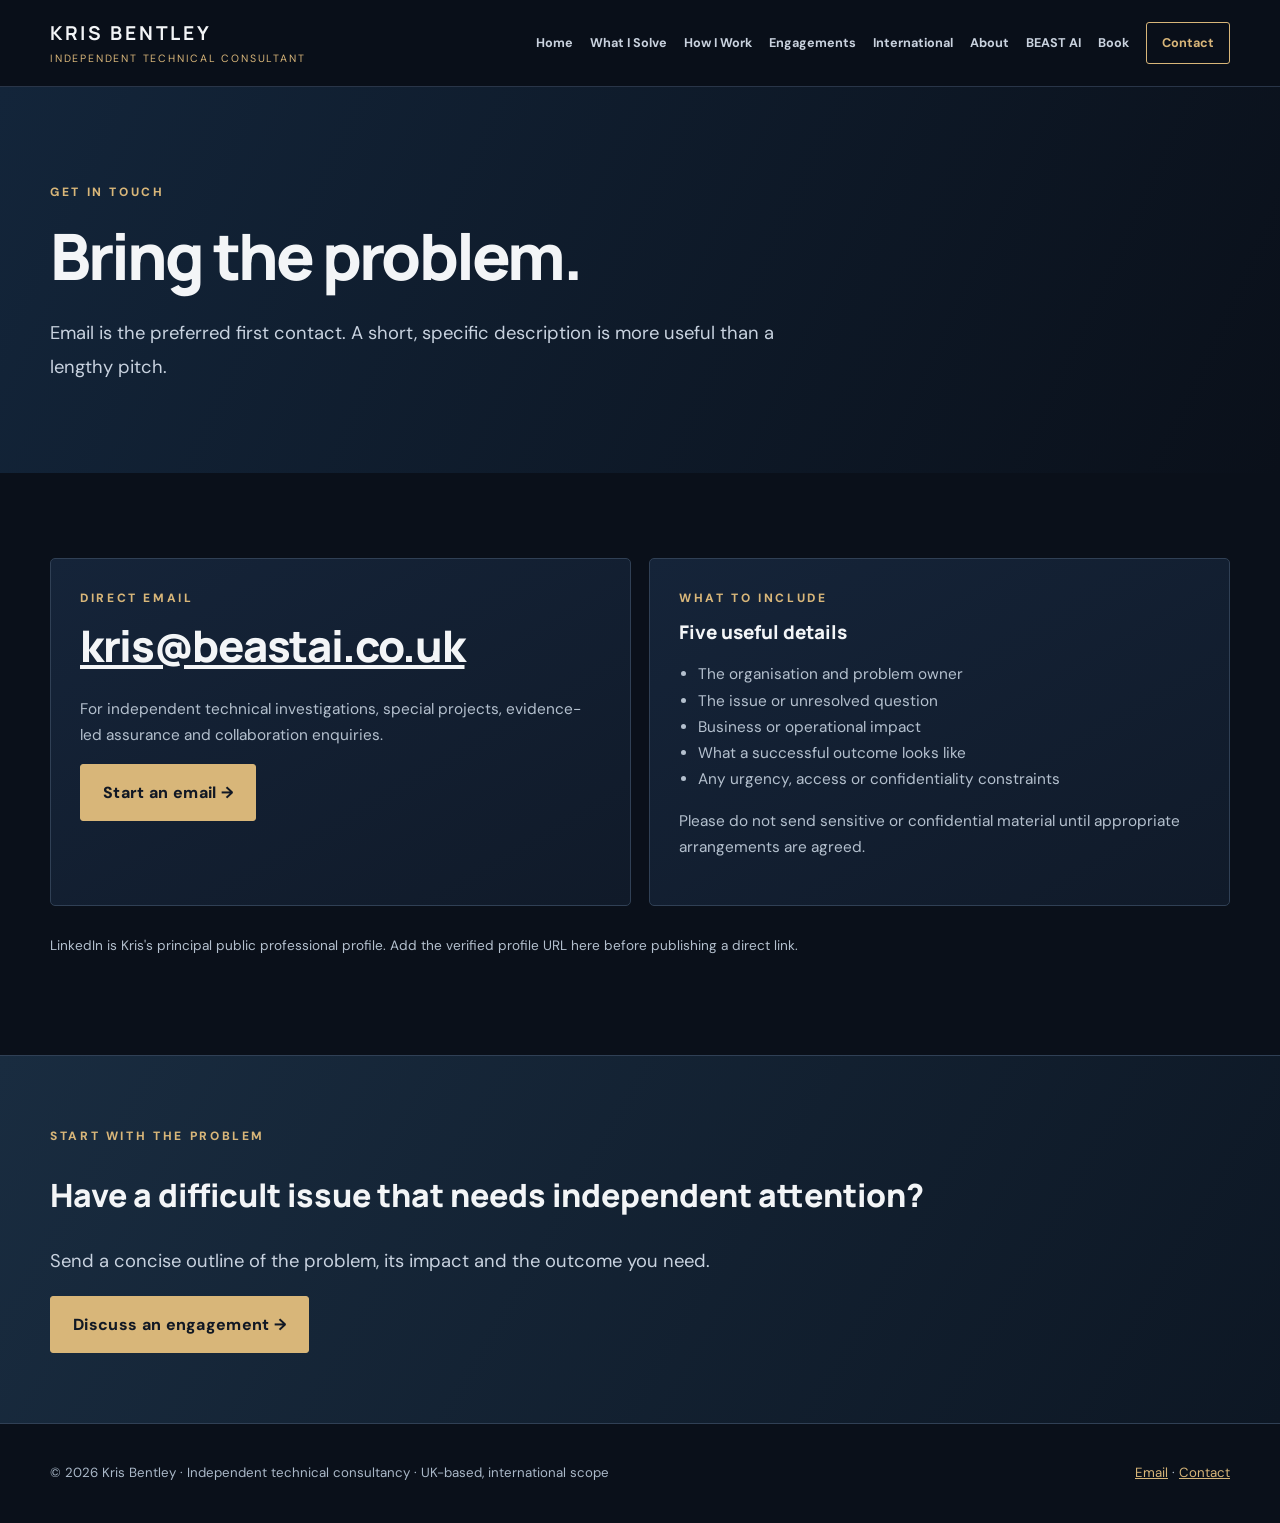
<file: contact.html>
<!doctype html><html lang="en-GB"><head><meta charset="utf-8"><meta name="viewport" content="width=device-width,initial-scale=1"><meta name="description" content="Contact Kris Bentley for independent consultancy and special-project enquiries."><meta name="theme-color" content="#0a101a"><title>Contact | Kris Bentley</title><link rel="stylesheet" href="assets/style.css"></head><body><a href="#main" style="position:absolute;left:-9999px;top:0" onfocus="this.style.left='10px'" onblur="this.style.left='-9999px'">Skip to content</a><header class="site-header"><div class="wrap head"><a class="brand" href="index.html"><strong>KRIS BENTLEY</strong><small>INDEPENDENT TECHNICAL CONSULTANT</small></a><nav class="nav" aria-label="Main navigation"><a href="index.html">Home</a><a href="services.html">What I Solve</a><a href="approach.html">How I Work</a><a href="engagements.html">Engagements</a><a href="international.html">International</a><a href="about.html">About</a><a href="beast.html">BEAST AI</a><a href="book.html">Book</a><a href="contact.html" aria-current="page" class="contact-link">Contact</a></nav></div></header><main id="main"><section class="page-hero"><div class="wrap"><div class="eyebrow">Get in touch</div><h1>Bring the problem.</h1><p class="lede">Email is the preferred first contact. A short, specific description is more useful than a lengthy pitch.</p></div></section><section class="section"><div class="wrap"><div class="grid two"><article class="card"><div class="eyebrow">Direct email</div><h2><a href="mailto:kris@beastai.co.uk">kris@beastai.co.uk</a></h2><p>For independent technical investigations, special projects, evidence-led assurance and collaboration enquiries.</p><a class="btn" href="mailto:kris@beastai.co.uk?subject=Consultancy%20enquiry&body=Organisation%3A%0AProblem%3A%0AImpact%3A%0ADesired%20outcome%3A%0ATimescale%3A">Start an email →</a></article><article class="card"><div class="eyebrow">What to include</div><h3>Five useful details</h3><ul><li>The organisation and problem owner</li><li>The issue or unresolved question</li><li>Business or operational impact</li><li>What a successful outcome looks like</li><li>Any urgency, access or confidentiality constraints</li></ul><p class="micro">Please do not send sensitive or confidential material until appropriate arrangements are agreed.</p></article></div><p class="micro" style="margin-top:28px">LinkedIn is Kris's principal public professional profile. Add the verified profile URL here before publishing a direct link.</p></div></section></main><section class="cta"><div class="wrap"><div class="eyebrow">Start with the problem</div><h2>Have a difficult issue that needs independent attention?</h2><p class="lede">Send a concise outline of the problem, its impact and the outcome you need.</p><a class="btn" href="mailto:kris@beastai.co.uk?subject=Independent%20consultancy%20enquiry">Discuss an engagement →</a></div></section><footer class="footer"><div class="wrap"><span>© 2026 Kris Bentley · Independent technical consultancy · UK-based, international scope</span><span><a href="mailto:kris@beastai.co.uk">Email</a> · <a href="contact.html">Contact</a></span></div></footer></body></html>
</file>
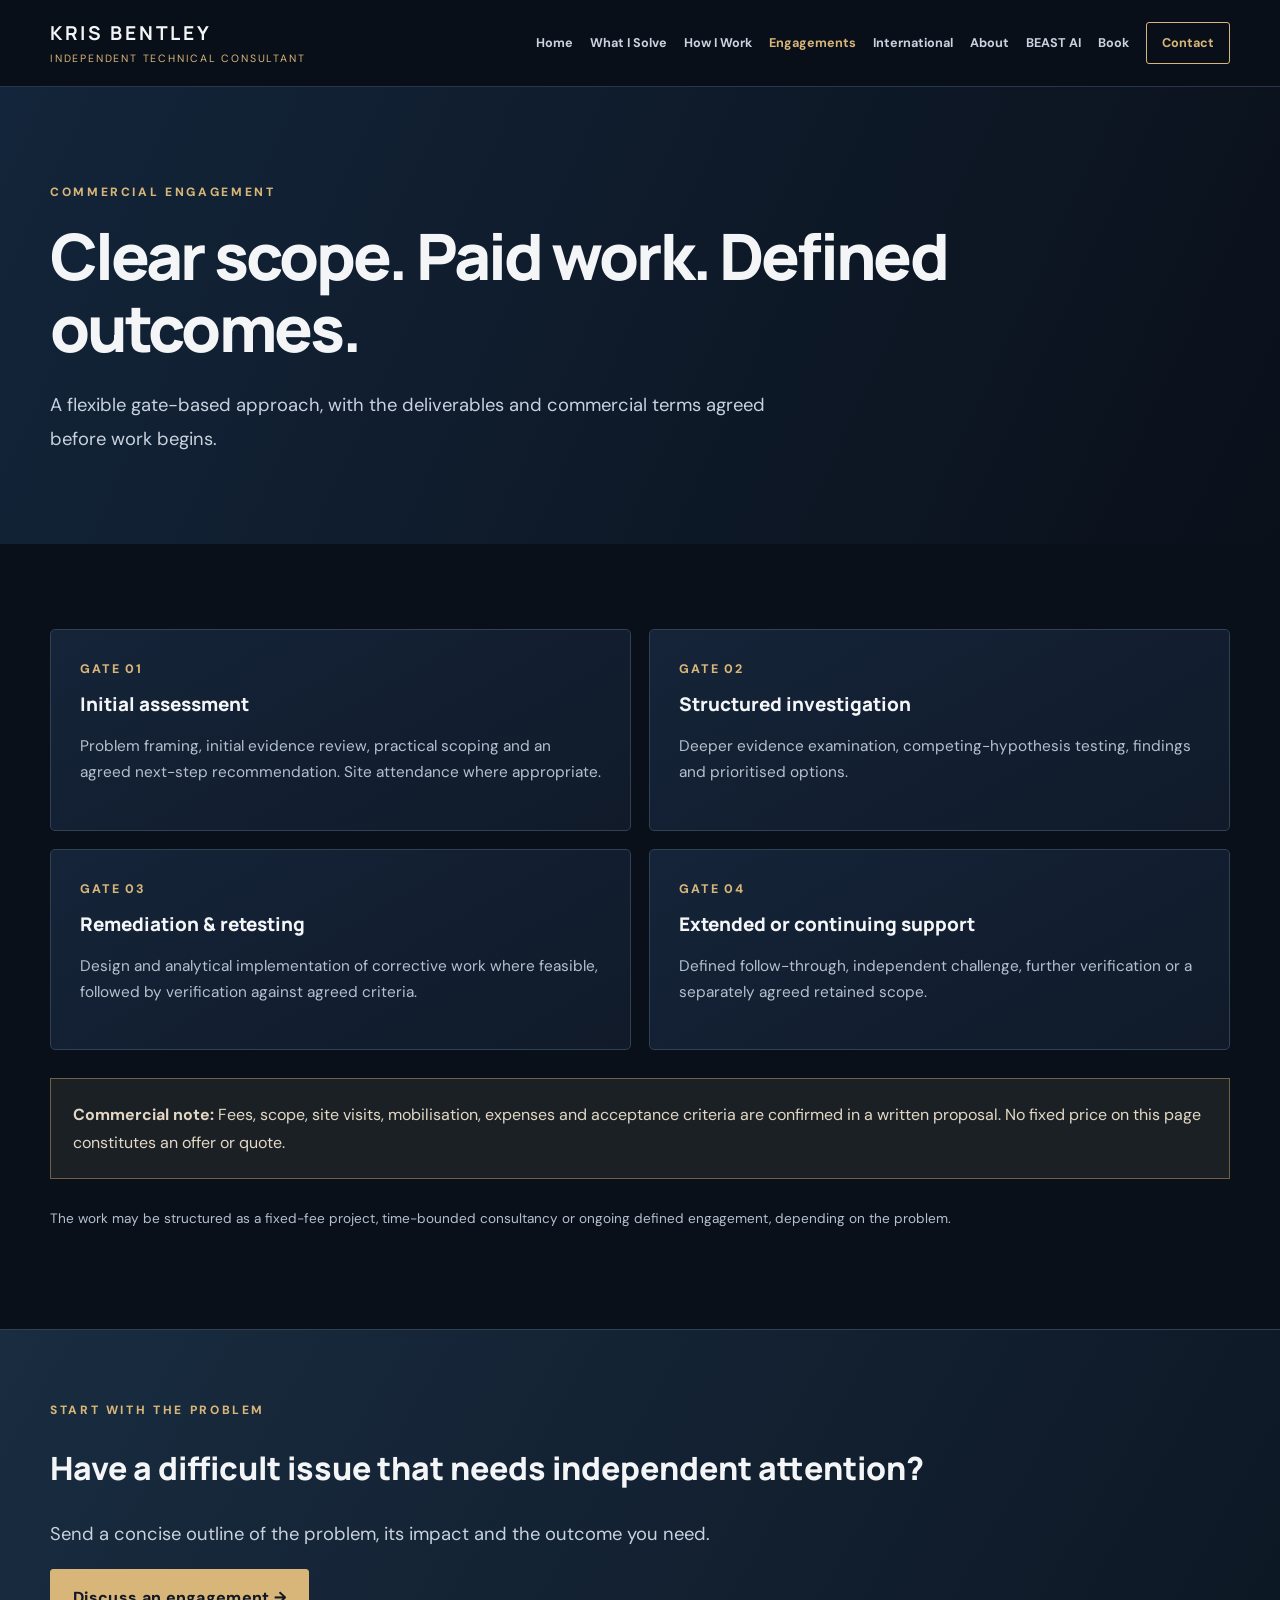
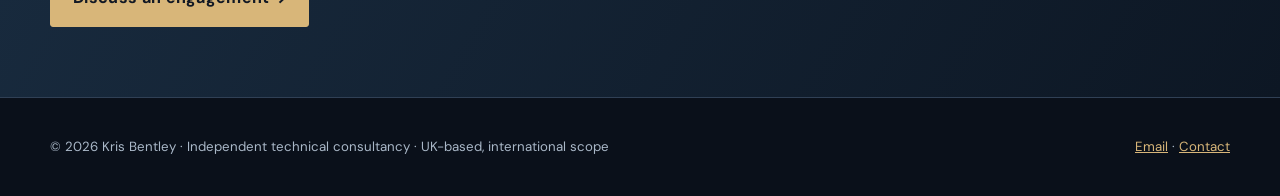
<file: engagements.html>
<!doctype html><html lang="en-GB"><head><meta charset="utf-8"><meta name="viewport" content="width=device-width,initial-scale=1"><meta name="description" content="Scoped, paid independent consultancy engagements for technical investigation and remediation."><meta name="theme-color" content="#0a101a"><title>Engagements | Kris Bentley</title><link rel="stylesheet" href="assets/style.css"></head><body><a href="#main" style="position:absolute;left:-9999px;top:0" onfocus="this.style.left='10px'" onblur="this.style.left='-9999px'">Skip to content</a><header class="site-header"><div class="wrap head"><a class="brand" href="index.html"><strong>KRIS BENTLEY</strong><small>INDEPENDENT TECHNICAL CONSULTANT</small></a><nav class="nav" aria-label="Main navigation"><a href="index.html">Home</a><a href="services.html">What I Solve</a><a href="approach.html">How I Work</a><a href="engagements.html" aria-current="page">Engagements</a><a href="international.html">International</a><a href="about.html">About</a><a href="beast.html">BEAST AI</a><a href="book.html">Book</a><a href="contact.html" class="contact-link">Contact</a></nav></div></header><main id="main"><section class="page-hero"><div class="wrap"><div class="eyebrow">Commercial engagement</div><h1>Clear scope. Paid work. Defined outcomes.</h1><p class="lede">A flexible gate-based approach, with the deliverables and commercial terms agreed before work begins.</p></div></section><section class="section"><div class="wrap"><div class="grid two"><article class="card"><div class="number">GATE 01</div><h3>Initial assessment</h3><p>Problem framing, initial evidence review, practical scoping and an agreed next-step recommendation. Site attendance where appropriate.</p></article><article class="card"><div class="number">GATE 02</div><h3>Structured investigation</h3><p>Deeper evidence examination, competing-hypothesis testing, findings and prioritised options.</p></article><article class="card"><div class="number">GATE 03</div><h3>Remediation &amp; retesting</h3><p>Design and analytical implementation of corrective work where feasible, followed by verification against agreed criteria.</p></article><article class="card"><div class="number">GATE 04</div><h3>Extended or continuing support</h3><p>Defined follow-through, independent challenge, further verification or a separately agreed retained scope.</p></article></div><div class="note"><strong>Commercial note:</strong> Fees, scope, site visits, mobilisation, expenses and acceptance criteria are confirmed in a written proposal. No fixed price on this page constitutes an offer or quote.</div><p class="micro">The work may be structured as a fixed-fee project, time-bounded consultancy or ongoing defined engagement, depending on the problem.</p></div></section></main><section class="cta"><div class="wrap"><div class="eyebrow">Start with the problem</div><h2>Have a difficult issue that needs independent attention?</h2><p class="lede">Send a concise outline of the problem, its impact and the outcome you need.</p><a class="btn" href="mailto:kris@beastai.co.uk?subject=Independent%20consultancy%20enquiry">Discuss an engagement →</a></div></section><footer class="footer"><div class="wrap"><span>© 2026 Kris Bentley · Independent technical consultancy · UK-based, international scope</span><span><a href="mailto:kris@beastai.co.uk">Email</a> · <a href="contact.html">Contact</a></span></div></footer></body></html>
</file>
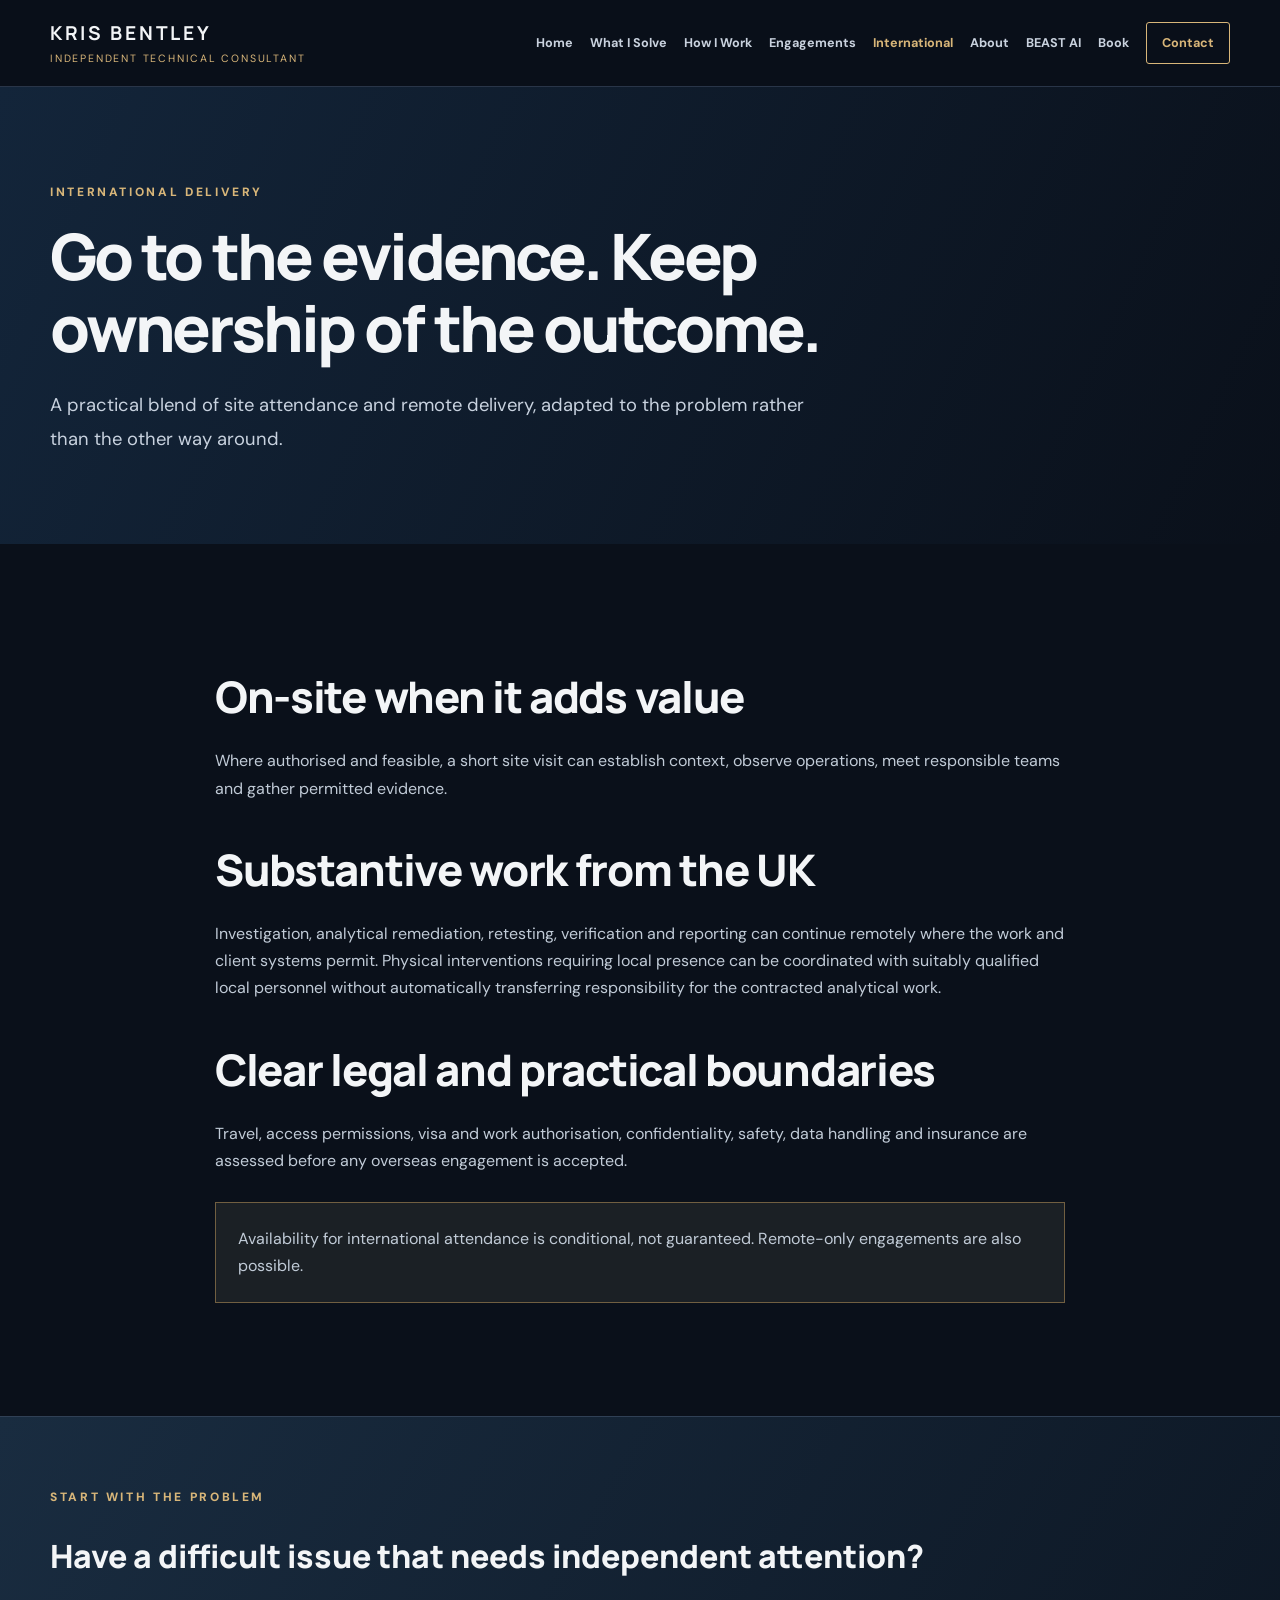
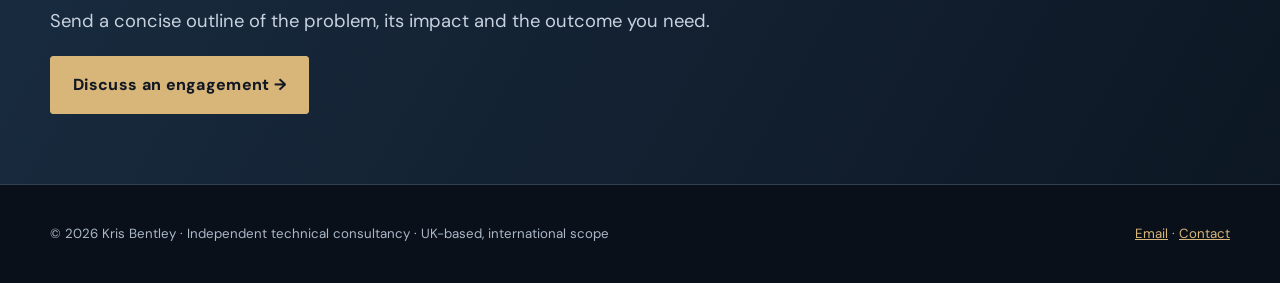
<file: international.html>
<!doctype html><html lang="en-GB"><head><meta charset="utf-8"><meta name="viewport" content="width=device-width,initial-scale=1"><meta name="description" content="International site assessment and UK-based remote technical investigation and remediation."><meta name="theme-color" content="#0a101a"><title>International Operations | Kris Bentley</title><link rel="stylesheet" href="assets/style.css"></head><body><a href="#main" style="position:absolute;left:-9999px;top:0" onfocus="this.style.left='10px'" onblur="this.style.left='-9999px'">Skip to content</a><header class="site-header"><div class="wrap head"><a class="brand" href="index.html"><strong>KRIS BENTLEY</strong><small>INDEPENDENT TECHNICAL CONSULTANT</small></a><nav class="nav" aria-label="Main navigation"><a href="index.html">Home</a><a href="services.html">What I Solve</a><a href="approach.html">How I Work</a><a href="engagements.html">Engagements</a><a href="international.html" aria-current="page">International</a><a href="about.html">About</a><a href="beast.html">BEAST AI</a><a href="book.html">Book</a><a href="contact.html" class="contact-link">Contact</a></nav></div></header><main id="main"><section class="page-hero"><div class="wrap"><div class="eyebrow">International delivery</div><h1>Go to the evidence. Keep ownership of the outcome.</h1><p class="lede">A practical blend of site attendance and remote delivery, adapted to the problem rather than the other way around.</p></div></section><section class="section"><div class="wrap content"><h2>On-site when it adds value</h2><p>Where authorised and feasible, a short site visit can establish context, observe operations, meet responsible teams and gather permitted evidence.</p><h2>Substantive work from the UK</h2><p>Investigation, analytical remediation, retesting, verification and reporting can continue remotely where the work and client systems permit. Physical interventions requiring local presence can be coordinated with suitably qualified local personnel without automatically transferring responsibility for the contracted analytical work.</p><h2>Clear legal and practical boundaries</h2><p>Travel, access permissions, visa and work authorisation, confidentiality, safety, data handling and insurance are assessed before any overseas engagement is accepted.</p><p class="note">Availability for international attendance is conditional, not guaranteed. Remote-only engagements are also possible.</p></div></section></main><section class="cta"><div class="wrap"><div class="eyebrow">Start with the problem</div><h2>Have a difficult issue that needs independent attention?</h2><p class="lede">Send a concise outline of the problem, its impact and the outcome you need.</p><a class="btn" href="mailto:kris@beastai.co.uk?subject=Independent%20consultancy%20enquiry">Discuss an engagement →</a></div></section><footer class="footer"><div class="wrap"><span>© 2026 Kris Bentley · Independent technical consultancy · UK-based, international scope</span><span><a href="mailto:kris@beastai.co.uk">Email</a> · <a href="contact.html">Contact</a></span></div></footer></body></html>
</file>
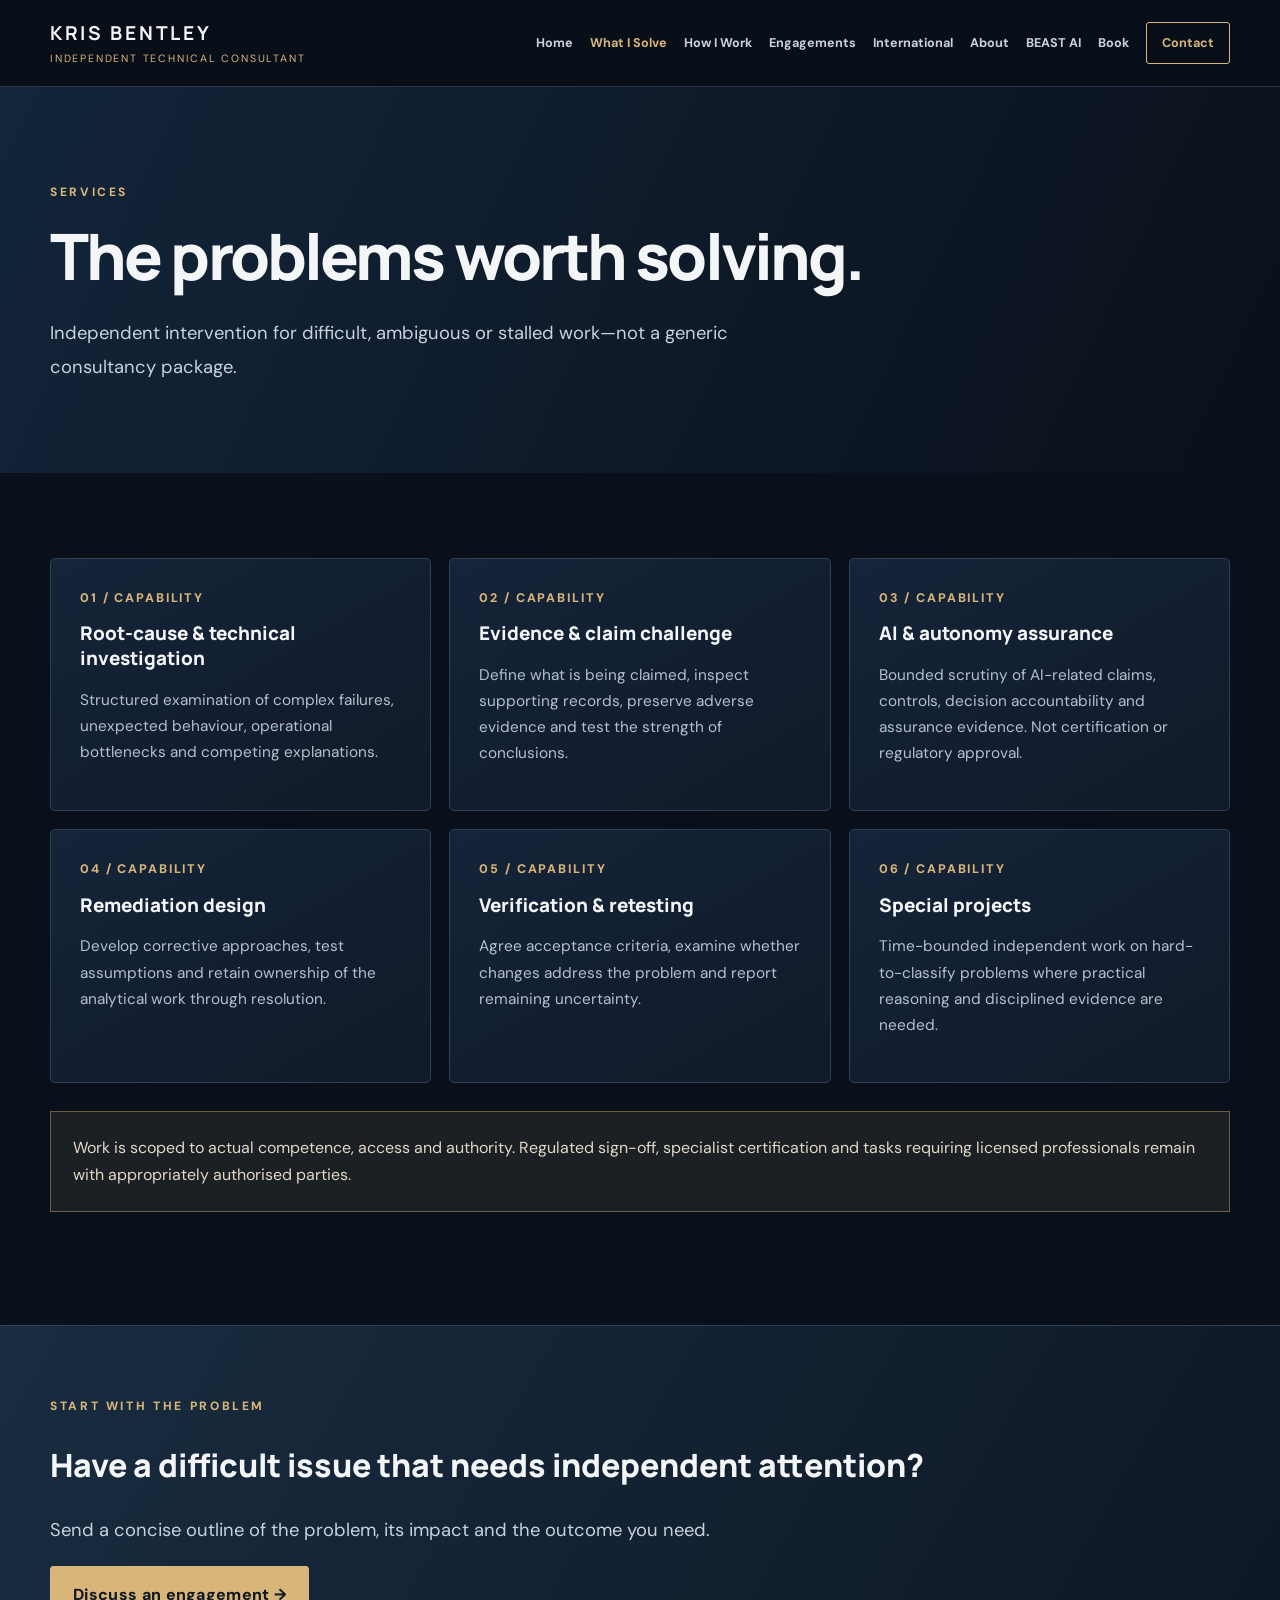
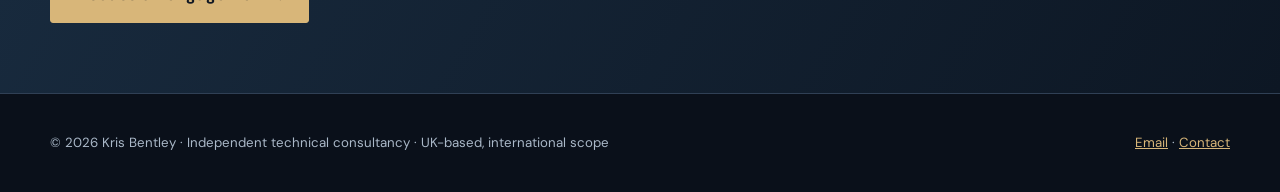
<file: services.html>
<!doctype html><html lang="en-GB"><head><meta charset="utf-8"><meta name="viewport" content="width=device-width,initial-scale=1"><meta name="description" content="Technical problem solving, evidence challenge, AI assurance and independent special-project consultancy."><meta name="theme-color" content="#0a101a"><title>What I Solve | Kris Bentley</title><link rel="stylesheet" href="assets/style.css"></head><body><a href="#main" style="position:absolute;left:-9999px;top:0" onfocus="this.style.left='10px'" onblur="this.style.left='-9999px'">Skip to content</a><header class="site-header"><div class="wrap head"><a class="brand" href="index.html"><strong>KRIS BENTLEY</strong><small>INDEPENDENT TECHNICAL CONSULTANT</small></a><nav class="nav" aria-label="Main navigation"><a href="index.html">Home</a><a href="services.html" aria-current="page">What I Solve</a><a href="approach.html">How I Work</a><a href="engagements.html">Engagements</a><a href="international.html">International</a><a href="about.html">About</a><a href="beast.html">BEAST AI</a><a href="book.html">Book</a><a href="contact.html" class="contact-link">Contact</a></nav></div></header><main id="main"><section class="page-hero"><div class="wrap"><div class="eyebrow">Services</div><h1>The problems worth solving.</h1><p class="lede">Independent intervention for difficult, ambiguous or stalled work—not a generic consultancy package.</p></div></section><section class="section"><div class="wrap"><div class="grid"><article class="card"><div class="number">01 / CAPABILITY</div><h3>Root-cause &amp; technical investigation</h3><p>Structured examination of complex failures, unexpected behaviour, operational bottlenecks and competing explanations.</p></article><article class="card"><div class="number">02 / CAPABILITY</div><h3>Evidence &amp; claim challenge</h3><p>Define what is being claimed, inspect supporting records, preserve adverse evidence and test the strength of conclusions.</p></article><article class="card"><div class="number">03 / CAPABILITY</div><h3>AI &amp; autonomy assurance</h3><p>Bounded scrutiny of AI-related claims, controls, decision accountability and assurance evidence. Not certification or regulatory approval.</p></article><article class="card"><div class="number">04 / CAPABILITY</div><h3>Remediation design</h3><p>Develop corrective approaches, test assumptions and retain ownership of the analytical work through resolution.</p></article><article class="card"><div class="number">05 / CAPABILITY</div><h3>Verification &amp; retesting</h3><p>Agree acceptance criteria, examine whether changes address the problem and report remaining uncertainty.</p></article><article class="card"><div class="number">06 / CAPABILITY</div><h3>Special projects</h3><p>Time-bounded independent work on hard-to-classify problems where practical reasoning and disciplined evidence are needed.</p></article></div><div class="note">Work is scoped to actual competence, access and authority. Regulated sign-off, specialist certification and tasks requiring licensed professionals remain with appropriately authorised parties.</div></div></section></main><section class="cta"><div class="wrap"><div class="eyebrow">Start with the problem</div><h2>Have a difficult issue that needs independent attention?</h2><p class="lede">Send a concise outline of the problem, its impact and the outcome you need.</p><a class="btn" href="mailto:kris@beastai.co.uk?subject=Independent%20consultancy%20enquiry">Discuss an engagement →</a></div></section><footer class="footer"><div class="wrap"><span>© 2026 Kris Bentley · Independent technical consultancy · UK-based, international scope</span><span><a href="mailto:kris@beastai.co.uk">Email</a> · <a href="contact.html">Contact</a></span></div></footer></body></html>
</file>
<file: assets/style.css>
@import url('https://fonts.googleapis.com/css2?family=DM+Sans:wght@400;500;600;700&family=Manrope:wght@400;500;600;700;800&display=swap');
:root{--bg:#0a101a;--panel:#111c2b;--panel2:#142235;--ink:#f3f5f7;--muted:#b4c0ce;--gold:#d8b679;--line:#304055;--max:1180px}*{box-sizing:border-box}html{scroll-behavior:smooth}body{margin:0;background:var(--bg);color:var(--ink);font-family:'DM Sans',Arial,sans-serif;line-height:1.7}a{color:inherit}a:focus-visible,button:focus-visible{outline:3px solid var(--gold);outline-offset:4px}.wrap{width:min(var(--max),calc(100% - 48px));margin:auto}.site-header{position:sticky;top:0;z-index:20;background:#0a101aee;backdrop-filter:blur(14px);border-bottom:1px solid #293548}.head{display:flex;align-items:center;justify-content:space-between;gap:24px;min-height:86px}.brand{text-decoration:none;display:flex;flex-direction:column;line-height:1.25}.brand strong{font-family:Manrope,sans-serif;font-size:1.2rem;letter-spacing:.14em}.brand small{font-size:.66rem;letter-spacing:.17em;color:var(--gold);margin-top:7px}.nav{display:flex;gap:17px;align-items:center;flex-wrap:wrap}.nav a{text-decoration:none;color:#c9d2de;font-size:.79rem;font-weight:700}.nav a:hover,.nav a[aria-current=page]{color:var(--gold)}.nav .contact-link{border:1px solid var(--gold);padding:9px 15px;border-radius:3px;color:var(--gold)}.eyebrow{text-transform:uppercase;letter-spacing:.22em;font-size:.75rem;color:var(--gold);font-weight:800}.hero{position:relative;overflow:hidden;padding:118px 0 110px;background:radial-gradient(circle at 82% 30%,#19334c 0%,transparent 38%),linear-gradient(140deg,#0c1727,#0a101a 70%)}.hero:after{content:'';position:absolute;right:-140px;top:-130px;width:600px;height:600px;border:1px solid #bb985b33;border-radius:50%;box-shadow:0 0 0 70px #bb985b08,0 0 0 140px #bb985b08;pointer-events:none}.hero .wrap{position:relative;z-index:1}.hero h1,.page-hero h1{font:800 clamp(2.6rem,6vw,5.2rem)/1.12 Manrope,sans-serif;letter-spacing:-.045em;max-width:960px;margin:18px 0 24px}.hero h1 em{font-style:normal;color:var(--gold)}.lede{font-size:1.15rem;color:#c8d2df;max-width:760px;line-height:1.85}.actions{display:flex;flex-wrap:wrap;gap:14px;margin-top:32px}.btn{display:inline-block;text-decoration:none;padding:14px 22px;font-weight:800;letter-spacing:.02em;border:1px solid var(--gold);background:var(--gold);color:#111824;border-radius:3px}.btn.secondary{background:transparent;color:var(--gold)}.section{padding:85px 0}.section.alt{background:#0e1928}.section h2{font:800 clamp(1.8rem,3.4vw,2.8rem)/1.2 Manrope,sans-serif;letter-spacing:-.03em;margin:12px 0 24px}.section-intro{color:var(--muted);max-width:760px;margin-bottom:35px}.grid{display:grid;grid-template-columns:repeat(3,1fr);gap:18px}.grid.two{grid-template-columns:repeat(2,1fr)}.card{background:linear-gradient(150deg,#152439,#101a29);border:1px solid var(--line);padding:29px;border-radius:5px}.card .number{color:var(--gold);font-size:.78rem;font-weight:800;letter-spacing:.15em}.card h3{font:800 1.18rem/1.35 Manrope,sans-serif;margin:12px 0}.card p,.card li{color:var(--muted);font-size:.96rem}.card ul{padding-left:19px}.strip{border-top:1px solid var(--line);border-bottom:1px solid var(--line);background:#101d2c;padding:27px 0}.strip .wrap{display:flex;gap:28px;justify-content:space-between;flex-wrap:wrap}.strip span{font-size:.77rem;text-transform:uppercase;letter-spacing:.12em;color:#d9c7a5;font-weight:800}.page-hero{padding:95px 0 70px;background:linear-gradient(115deg,#13253a,#0a101a)}.page-hero h1{font-size:clamp(2.5rem,5vw,4.2rem)}.content{max-width:850px}.content p,.content li{color:#c1cbd7}.content h2{font-family:Manrope,sans-serif;margin-top:42px}.steps{counter-reset:step;display:grid;gap:16px}.step{padding:24px 26px;border-left:3px solid var(--gold);background:var(--panel)}.step h3{margin:0 0 8px}.step p{margin:0;color:var(--muted)}.note{border:1px solid #715f41;background:#1b2025;padding:22px;color:#e3d8c5;margin:28px 0}.cta{background:linear-gradient(120deg,#192c40,#0d1724);border-top:1px solid var(--line);padding:70px 0}.cta h2{font:800 2rem Manrope,sans-serif}.footer{padding:38px 0;color:#aab8c8;border-top:1px solid var(--line);font-size:.83rem}.footer .wrap{display:flex;justify-content:space-between;gap:25px;flex-wrap:wrap}.footer a{color:var(--gold)}.micro{font-size:.85rem;color:var(--muted)}@media(max-width:980px){.head{align-items:flex-start;padding:18px 0;flex-direction:column}.nav{gap:13px}.grid{grid-template-columns:repeat(2,1fr)}}@media(max-width:640px){.wrap{width:min(100% - 34px,var(--max))}.nav{gap:10px 14px}.nav a{font-size:.73rem}.hero{padding:82px 0}.section{padding:60px 0}.grid,.grid.two{grid-template-columns:1fr}.hero h1{font-size:2.6rem}.footer .wrap{display:block}}@media(prefers-reduced-motion:reduce){html{scroll-behavior:auto}}
</file>
